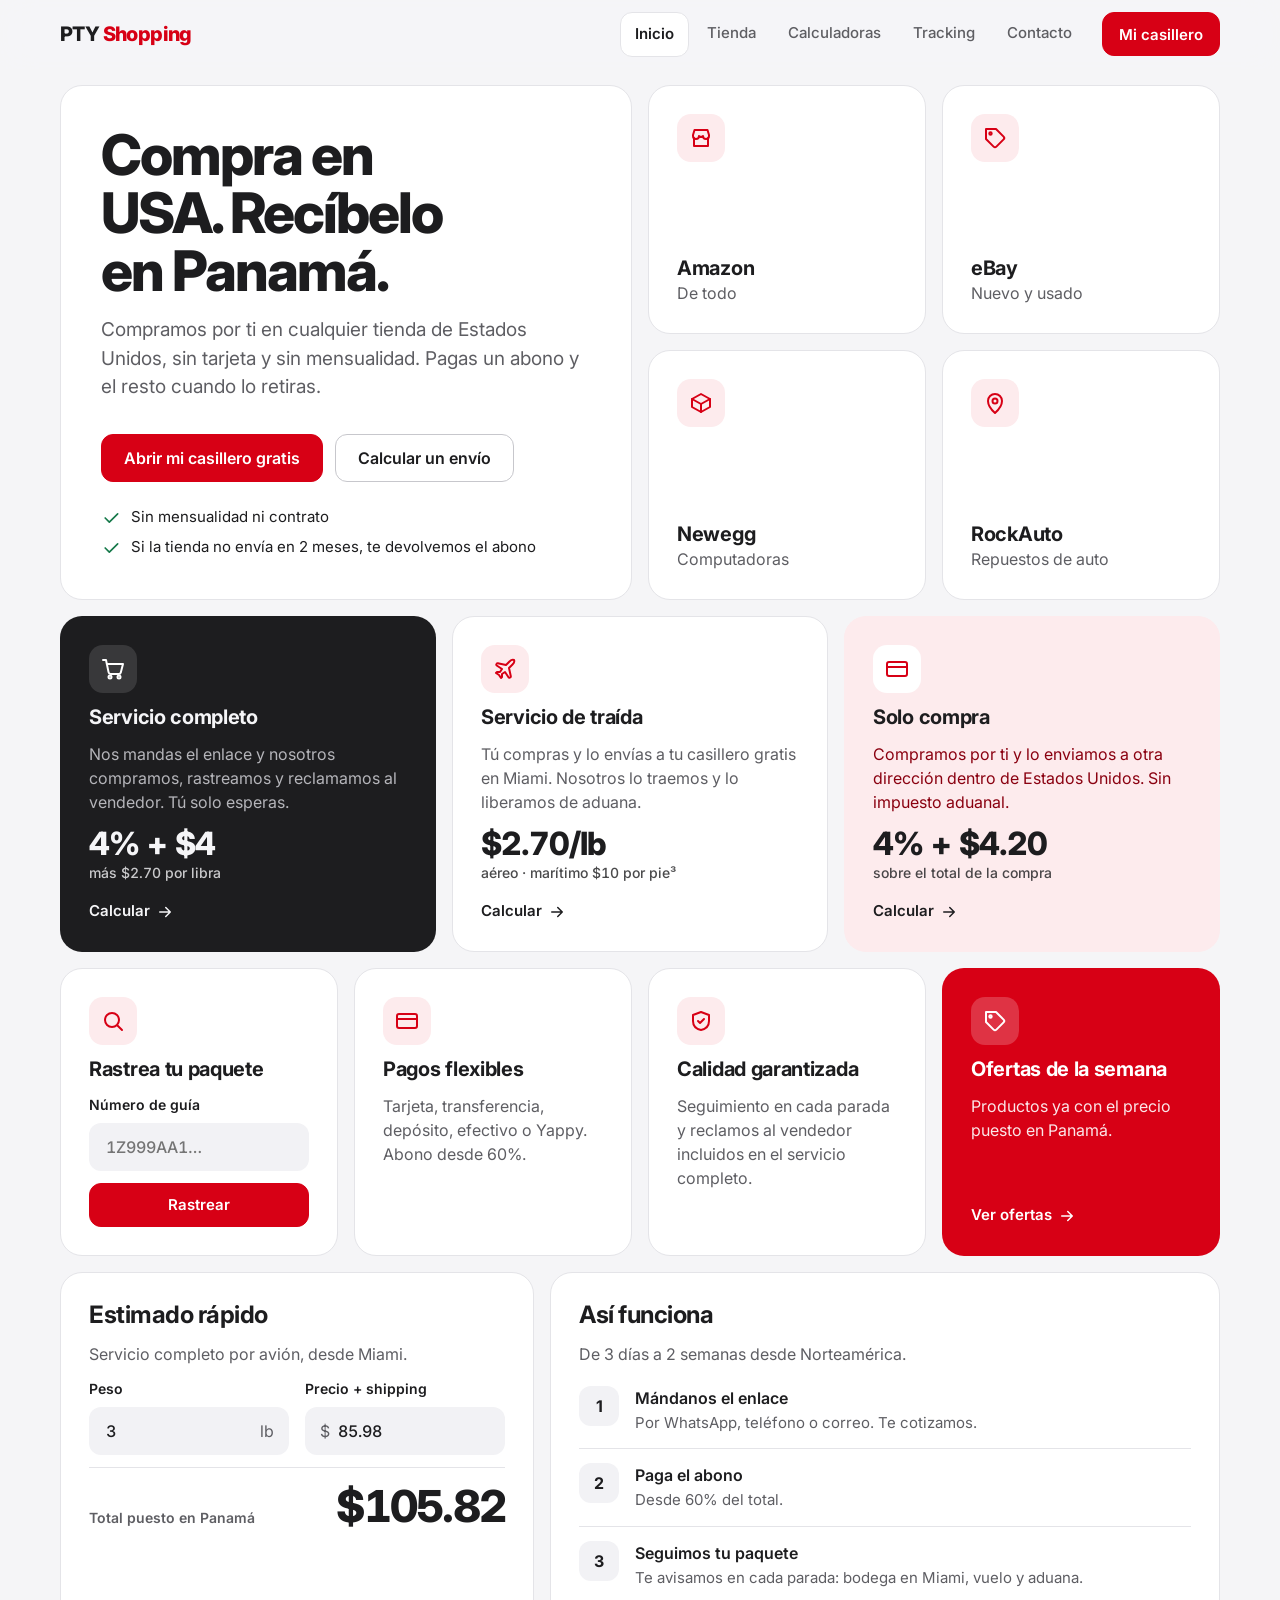
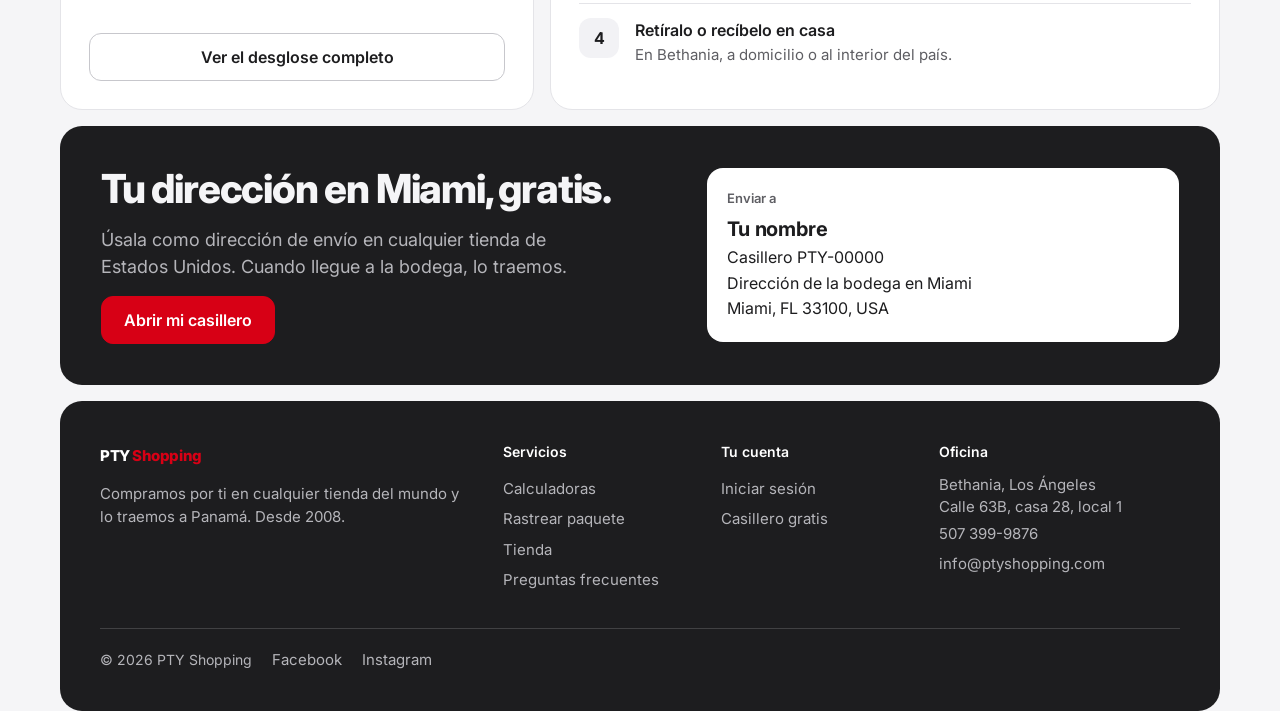
<file: rediseno-calculadora/index.html>
<!doctype html>
<html lang="es"><head>
<meta charset="utf-8"><meta name="viewport" content="width=device-width, initial-scale=1">
<meta name="theme-color" content="#F5F5F7" media="(prefers-color-scheme: light)"><meta name="theme-color" content="#000000" media="(prefers-color-scheme: dark)">
<title>PTY Shopping · Compra en USA, recíbelo en Panamá</title>
<link rel="preconnect" href="https://fonts.googleapis.com"><link rel="preconnect" href="https://fonts.gstatic.com" crossorigin>
<link href="https://fonts.googleapis.com/css2?family=Inter:wght@400;500;600;700;800&display=swap" rel="stylesheet">
<link rel="stylesheet" href="bento.css">
</head>
<body>
<svg width="0" height="0" style="position:absolute" aria-hidden="true">
  <symbol id="i-cart" viewBox="0 0 24 24"><circle cx="9" cy="20" r="1.5"/><circle cx="18" cy="20" r="1.5"/><path d="M2 3h3l2.6 12.4a2 2 0 0 0 2 1.6h8.2a2 2 0 0 0 2-1.5L22 7H6"/></symbol>
  <symbol id="i-plane" viewBox="0 0 24 24"><path d="M17.8 19.2 16 11l3.5-3.5C21 6 21.5 4 21 3c-1-.5-3 0-4.5 1.5L13 8 4.8 6.2c-.5-.1-.9.1-1.1.5l-.3.5c-.2.5-.1 1 .3 1.3L9 12l-2 3H4l-1 1 3 2 2 3 1-1v-3l3-2 3.5 5.3c.3.4.8.5 1.3.3l.5-.2c.4-.3.6-.7.5-1.2z"/></symbol>
  <symbol id="i-card" viewBox="0 0 24 24"><rect x="2" y="5" width="20" height="14" rx="2"/><path d="M2 10h20"/></symbol>
  <symbol id="i-box" viewBox="0 0 24 24"><path d="M21 8 12 3 3 8v8l9 5 9-5z"/><path d="m3 8 9 5 9-5M12 13v8"/></symbol>
  <symbol id="i-search" viewBox="0 0 24 24"><circle cx="11" cy="11" r="7"/><path d="m21 21-4.3-4.3"/></symbol>
  <symbol id="i-shield" viewBox="0 0 24 24"><path d="M12 3 4 6v6c0 5 3.4 8 8 9 4.6-1 8-4 8-9V6z"/><path d="m9 12 2 2 4-4"/></symbol>
  <symbol id="i-tag" viewBox="0 0 24 24"><path d="M20.6 13.4 13.4 20.6a2 2 0 0 1-2.8 0L3 13V3h10l7.6 7.6a2 2 0 0 1 0 2.8z"/><circle cx="7.5" cy="7.5" r="1.2"/></symbol>
  <symbol id="i-store" viewBox="0 0 24 24"><path d="M4 9l1.5-5h13L20 9v1a3 3 0 0 1-6 0 3 3 0 0 1-4 0 3 3 0 0 1-6 0z"/><path d="M5 12v8h14v-8"/></symbol>
  <symbol id="i-check" viewBox="0 0 24 24"><path d="m5 12 5 5L20 7"/></symbol>
  <symbol id="i-arrow" viewBox="0 0 24 24"><path d="M5 12h14M13 6l6 6-6 6"/></symbol>
  <symbol id="i-pin" viewBox="0 0 24 24"><path d="M12 22s7-6.2 7-12a7 7 0 0 0-14 0c0 5.8 7 12 7 12z"/><circle cx="12" cy="10" r="2.5"/></symbol>
  <symbol id="i-menu" viewBox="0 0 24 24"><path d="M4 6h16M4 12h16M4 18h16"/></symbol>
</svg>

<a class="skip" href="#main">Saltar al contenido</a>
<header class="nav"><div class="nav-in">
  <a class="brand" href="index.html" translate="no" aria-label="PTY Shopping, inicio">PTY <b>Shopping</b></a>
  <nav class="links" id="links" aria-label="Principal">
    <a href="index.html" aria-current="page">Inicio</a><a href="tienda.html">Tienda</a><a href="calculadoras.html">Calculadoras</a><a href="tracking.html">Tracking</a><a href="contacto.html">Contacto</a>
  </nav>
  <a class="btn sm" href="cuenta.html">Mi casillero</a>
  <button class="menu-btn" type="button" id="menu" aria-label="Abrir menú" aria-expanded="false" aria-controls="links"><svg class="ic" aria-hidden="true"><use href="#i-menu"/></svg></button>
</div></header>

<main id="main" class="wrap">

  <!-- Fila 1: hero + tiendas -->
  <section class="bento" aria-label="Inicio">
    <div class="card hero-card c-6 r-2">
      <div>
        <h1>Compra en USA. Recíbelo en Panamá.</h1>
        <p class="lede">Compramos por ti en cualquier tienda de Estados Unidos, sin tarjeta y sin mensualidad. Pagas un abono y el resto cuando lo retiras.</p>
      </div>
      <div style="display:grid;gap:24px">
        <div class="actions">
          <a class="btn" href="cuenta.html#registro">Abrir mi casillero gratis</a>
          <a class="btn line" href="calculadoras.html">Calcular un envío</a>
        </div>
        <ul class="checks">
          <li><svg class="ic" aria-hidden="true"><use href="#i-check"/></svg>Sin mensualidad ni contrato</li>
          <li><svg class="ic" aria-hidden="true"><use href="#i-check"/></svg>Si la tienda no envía en 2 meses, te devolvemos el abono</li>
        </ul>
      </div>
    </div>

    <a class="card store c-3" href="tienda.html"><span class="ico"><svg class="ic" aria-hidden="true"><use href="#i-store"/></svg></span><div><h3>Amazon</h3><p class="muted">De todo</p></div></a>
    <a class="card store c-3" href="tienda.html"><span class="ico"><svg class="ic" aria-hidden="true"><use href="#i-tag"/></svg></span><div><h3>eBay</h3><p class="muted">Nuevo y usado</p></div></a>
    <a class="card store c-3" href="tienda.html"><span class="ico"><svg class="ic" aria-hidden="true"><use href="#i-box"/></svg></span><div><h3>Newegg</h3><p class="muted">Computadoras</p></div></a>
    <a class="card store c-3" href="tienda.html"><span class="ico"><svg class="ic" aria-hidden="true"><use href="#i-pin"/></svg></span><div><h3>RockAuto</h3><p class="muted">Repuestos de auto</p></div></a>
  </section>

  <!-- Fila 2: servicios -->
  <section class="bento" aria-label="Servicios">
    <a class="card dark c-4" href="calculadoras.html#ca">
      <span class="ico"><svg class="ic" aria-hidden="true"><use href="#i-cart"/></svg></span>
      <h3>Servicio completo</h3>
      <p class="muted">Nos mandas el enlace y nosotros compramos, rastreamos y reclamamos al vendedor. Tú solo esperas.</p>
      <div class="price num">4% + $4<small>más $2.70 por libra</small></div>
      <span class="more">Calcular<svg class="ic" aria-hidden="true"><use href="#i-arrow"/></svg></span>
    </a>
    <a class="card c-4" href="calculadoras.html#ta">
      <span class="ico"><svg class="ic" aria-hidden="true"><use href="#i-plane"/></svg></span>
      <h3>Servicio de traída</h3>
      <p class="muted">Tú compras y lo envías a tu casillero gratis en Miami. Nosotros lo traemos y lo liberamos de aduana.</p>
      <div class="price num">$2.70/lb<small>aéreo · marítimo $10 por pie³</small></div>
      <span class="more">Calcular<svg class="ic" aria-hidden="true"><use href="#i-arrow"/></svg></span>
    </a>
    <a class="card soft c-4" href="calculadoras.html#sc">
      <span class="ico"><svg class="ic" aria-hidden="true"><use href="#i-card"/></svg></span>
      <h3>Solo compra</h3>
      <p class="muted">Compramos por ti y lo enviamos a otra dirección dentro de Estados Unidos. Sin impuesto aduanal.</p>
      <div class="price num">4% + $4.20<small>sobre el total de la compra</small></div>
      <span class="more">Calcular<svg class="ic" aria-hidden="true"><use href="#i-arrow"/></svg></span>
    </a>
  </section>

  <!-- Fila 3: rastreo, pagos, calidad, ofertas -->
  <section class="bento" aria-label="Más servicios">
    <form class="card c-3" onsubmit="location.href='tracking.html';return false" aria-labelledby="tr-t">
      <span class="ico"><svg class="ic" aria-hidden="true"><use href="#i-search"/></svg></span>
      <h3 id="tr-t">Rastrea tu paquete</h3>
      <div class="field"><label for="trk">Número de guía</label><div class="input"><input id="trk" name="tracking" autocomplete="off" spellcheck="false" placeholder="1Z999AA1…"></div></div>
      <button class="btn block sm">Rastrear</button>
    </form>
    <div class="card c-3">
      <span class="ico"><svg class="ic" aria-hidden="true"><use href="#i-card"/></svg></span>
      <h3>Pagos flexibles</h3>
      <p class="muted">Tarjeta, transferencia, depósito, efectivo o Yappy. Abono desde 60%.</p>
    </div>
    <div class="card c-3">
      <span class="ico"><svg class="ic" aria-hidden="true"><use href="#i-shield"/></svg></span>
      <h3>Calidad garantizada</h3>
      <p class="muted">Seguimiento en cada parada y reclamos al vendedor incluidos en el servicio completo.</p>
    </div>
    <a class="card accent c-3" href="tienda.html">
      <span class="ico"><svg class="ic" aria-hidden="true"><use href="#i-tag"/></svg></span>
      <h3>Ofertas de la semana</h3>
      <p class="muted">Productos ya con el precio puesto en Panamá.</p>
      <span class="more">Ver ofertas<svg class="ic" aria-hidden="true"><use href="#i-arrow"/></svg></span>
    </a>
  </section>

  <!-- Fila 4: estimador + cómo funciona -->
  <section class="bento" aria-label="Estimado y proceso">
    <form class="card c-5" onsubmit="return false" aria-labelledby="es-t">
      <h2 id="es-t">Estimado rápido</h2>
      <p class="muted">Servicio completo por avión, desde Miami.</p>
      <div class="row">
        <div class="field"><label for="ql">Peso</label><div class="input"><input id="ql" name="peso" inputmode="decimal" autocomplete="off" value="3"><span class="suf">lb</span></div></div>
        <div class="field"><label for="qp">Precio + shipping</label><div class="input"><span>$</span><input id="qp" name="precio" inputmode="decimal" autocomplete="off" value="85.98"></div></div>
      </div>
      <div class="est-total" aria-live="polite"><span>Total puesto en Panamá</span><strong id="qt-out">$0.00</strong></div>
      <a class="btn line block" href="calculadoras.html">Ver el desglose completo</a>
    </form>
    <div class="card c-7">
      <h2>Así funciona</h2>
      <p class="muted">De 3 días a 2 semanas desde Norteamérica.</p>
      <ol class="steps" style="margin-top:8px">
        <li><b>Mándanos el enlace</b><span>Por WhatsApp, teléfono o correo. Te cotizamos.</span></li>
        <li><b>Paga el abono</b><span>Desde 60% del total.</span></li>
        <li><b>Seguimos tu paquete</b><span>Te avisamos en cada parada: bodega en Miami, vuelo y aduana.</span></li>
        <li><b>Retíralo o recíbelo en casa</b><span>En Bethania, a domicilio o al interior del país.</span></li>
      </ol>
    </div>
  </section>

  <!-- Fila 5: casillero -->
  <section class="bento" aria-label="Casillero">
    <div class="card dark c-12 casillero">
      <div style="display:grid;gap:16px;justify-items:start">
        <h2>Tu dirección en Miami, gratis.</h2>
        <p class="muted">Úsala como dirección de envío en cualquier tienda de Estados Unidos. Cuando llegue a la bodega, lo traemos.</p>
        <a class="btn" href="cuenta.html#registro">Abrir mi casillero</a>
      </div>
      <div class="addr" aria-label="Ejemplo de dirección de casillero">
        <small>Enviar a</small>
        <b>Tu nombre</b><br>Casillero PTY-00000<br>Dirección de la bodega en Miami<br>Miami, FL 33100, USA
      </div>
    </div>
  </section>
</main>

<footer class="wrap"><div class="foot">
  <div><a class="brand" href="index.html" translate="no">PTY <b>Shopping</b></a>
    <p style="margin-top:12px;max-width:24em">Compramos por ti en cualquier tienda del mundo y lo traemos a Panamá. Desde 2008.</p></div>
  <div><h4>Servicios</h4><a href="calculadoras.html">Calculadoras</a><a href="tracking.html">Rastrear paquete</a><a href="tienda.html">Tienda</a><a href="contacto.html#faq">Preguntas frecuentes</a></div>
  <div><h4>Tu cuenta</h4><a href="cuenta.html">Iniciar sesión</a><a href="cuenta.html#registro">Casillero gratis</a></div>
  <div><h4>Oficina</h4><p>Bethania, Los Ángeles<br>Calle 63B, casa 28, local 1</p><a href="tel:+5073999876">507 399-9876</a><a href="mailto:info@ptyshopping.com">info@ptyshopping.com</a></div>
  <div class="legal"><span>© 2026 PTY Shopping</span><a href="https://www.facebook.com/ptyshoppingpa/">Facebook</a><a href="https://www.instagram.com/ptyshoppingpa/">Instagram</a></div>
</div></footer>

<script>
const fmt=new Intl.NumberFormat('es-US',{style:'currency',currency:'USD'});
function q(){const l=Math.ceil(parseFloat(ql.value)||0),p=parseFloat(qp.value)||0;
 const air=l*2.7,imp=p?Math.max(1,p*.05):0,srv=p?p*.04+4:0;document.getElementById('qt-out').textContent=fmt.format(p+air+imp+srv);}
[ql,qp].forEach(i=>i.addEventListener('input',q));q();
const m=document.getElementById('menu'),l=document.getElementById('links');
m.addEventListener('click',()=>{const o=l.classList.toggle('open');m.setAttribute('aria-expanded',o);});
</script>
</body></html>
</file>
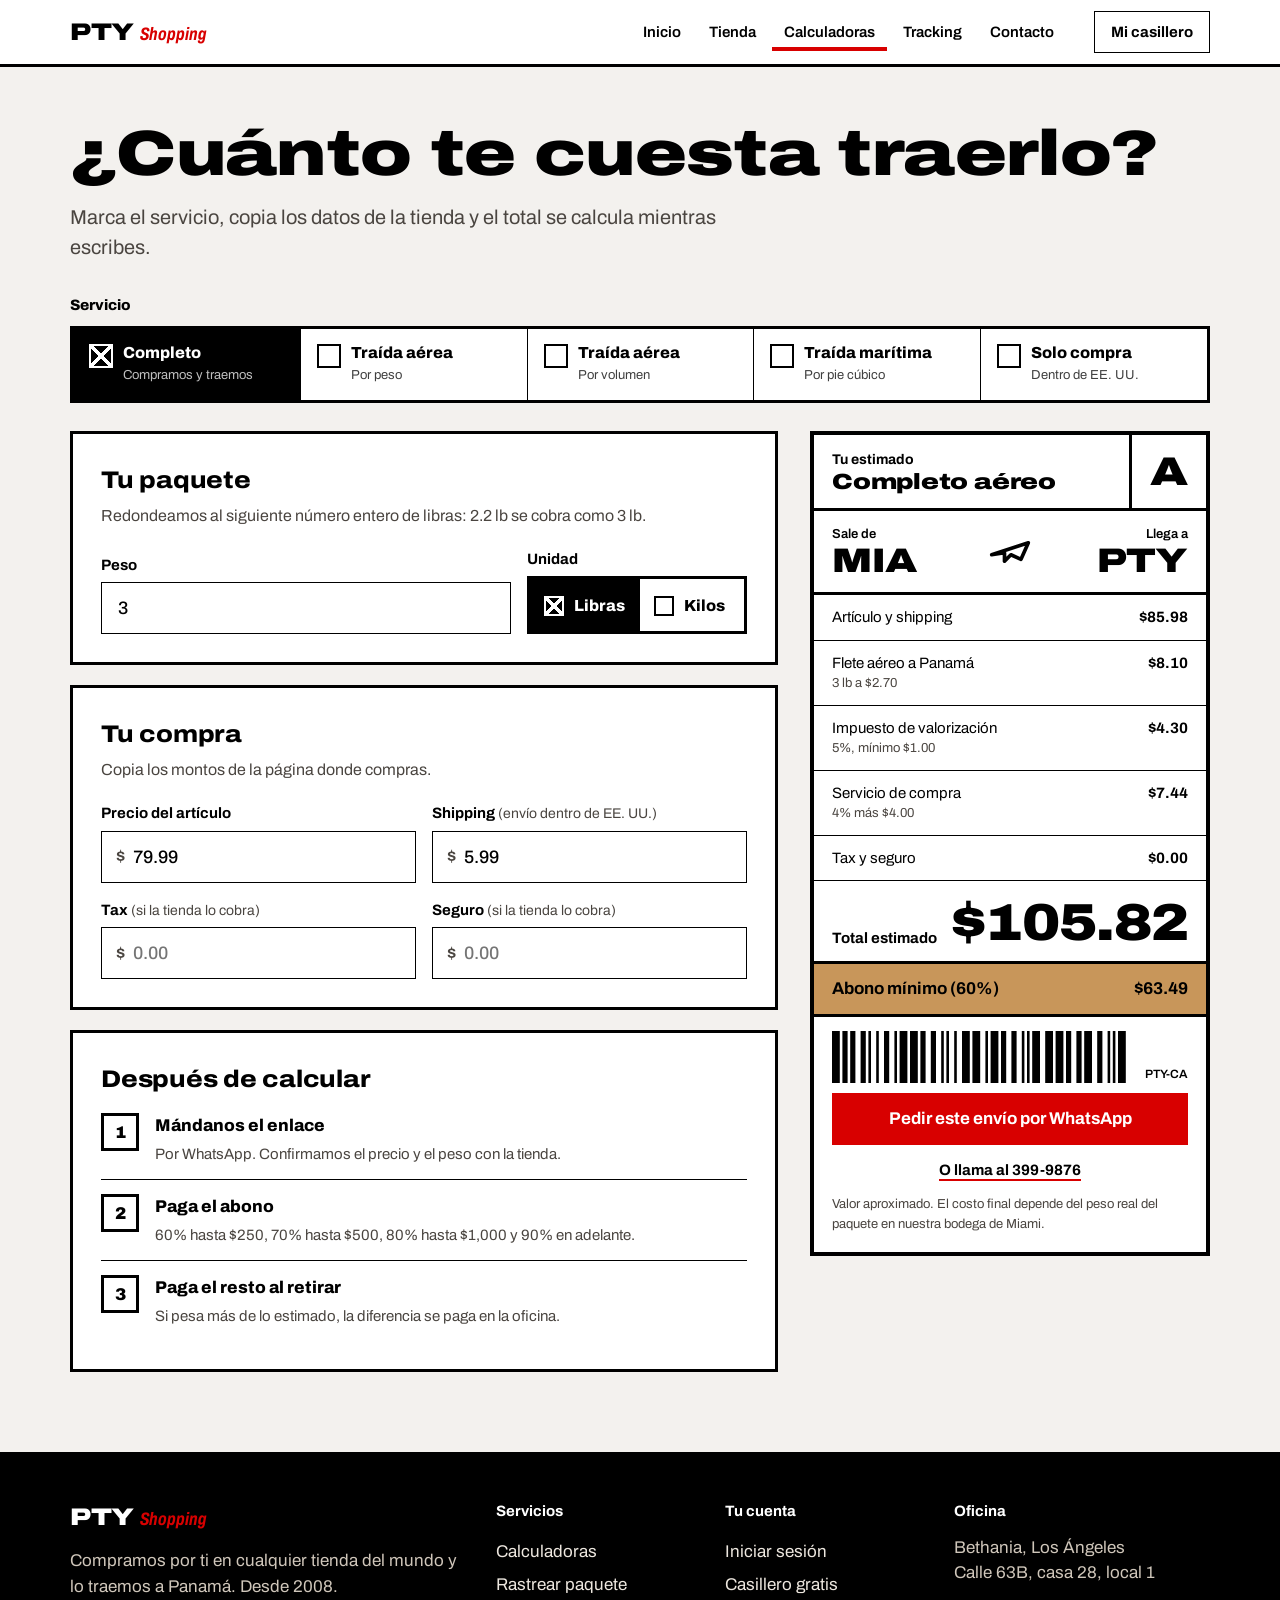
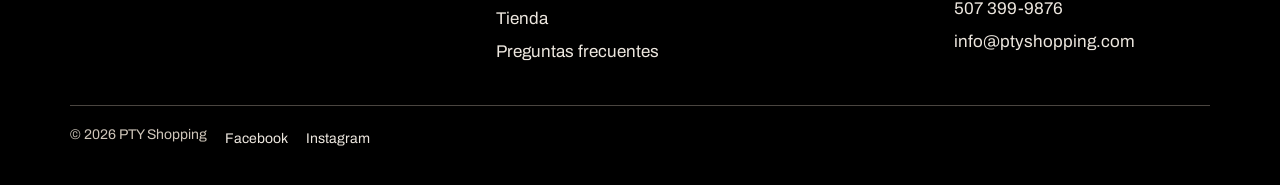
<file: rediseno-calculadora/calculadoras.html>
<!doctype html>
<html lang="es"><head>
<meta charset="utf-8"><meta name="viewport" content="width=device-width, initial-scale=1">
<meta name="theme-color" content="#F3F1EE" media="(prefers-color-scheme: light)"><meta name="theme-color" content="#1F1A14" media="(prefers-color-scheme: dark)">
<title>Calculadoras · PTY Shopping</title>
<link rel="preconnect" href="https://fonts.googleapis.com"><link rel="preconnect" href="https://fonts.gstatic.com" crossorigin>
<link href="https://fonts.googleapis.com/css2?family=Archivo:wdth,wght@62..125,400..900&display=swap" rel="stylesheet">
<link rel="stylesheet" href="styles.css">
<style>
.grid{display:grid;grid-template-columns:minmax(0,1fr) 400px;gap:32px;align-items:start;margin-top:28px}
.grid .label{position:sticky;top:88px}
.svc-pick legend{font-weight:800;font-size:15px;margin-bottom:10px;padding:0}
.svc-pick{border:0;margin:0;padding:0}
.weight{display:grid;grid-template-columns:minmax(0,1fr) 220px;gap:16px;align-items:end}
.sheet+.sheet{margin-top:20px}
[hidden]{display:none!important}
.steps{list-style:none;margin:0;padding:0;counter-reset:s}
.steps li{counter-increment:s;display:grid;grid-template-columns:40px 1fr;gap:4px 14px;padding:14px 0;border-top:var(--hair)}
.steps li:first-child{border-top:0;padding-top:0}
.steps li::before{content:counter(s);grid-row:1/3;width:32px;height:32px;border:var(--rule);display:grid;place-items:center;font-weight:900}
.steps b{font-weight:800}
.steps span{color:var(--ink-2);font-size:15px}
@media (max-width:900px){.grid{grid-template-columns:minmax(0,1fr)}.grid .label{position:static}.weight{grid-template-columns:minmax(0,1fr)}}
</style></head>
<body data-page="calc" class="has-bar">
<main id="main" class="wrap">
  <header class="page-head">
    <h1 class="wide">¿Cuánto te cuesta traerlo?</h1>
    <p>Marca el servicio, copia los datos de la tienda y el total se calcula mientras escribes.</p>
  </header>

  <fieldset class="svc-pick">
    <legend>Servicio</legend>
    <div class="boxes" role="tablist" aria-label="Servicio">
      <button role="tab" data-t="ca" aria-selected="true"><b>Completo</b><small>Compramos y traemos</small></button>
      <button role="tab" data-t="ta" aria-selected="false"><b>Traída aérea</b><small>Por peso</small></button>
      <button role="tab" data-t="tv" aria-selected="false"><b>Traída aérea</b><small>Por volumen</small></button>
      <button role="tab" data-t="tm" aria-selected="false"><b>Traída marítima</b><small>Por pie cúbico</small></button>
      <button role="tab" data-t="sc" aria-selected="false"><b>Solo compra</b><small>Dentro de EE. UU.</small></button>
    </div>
  </fieldset>

  <div class="grid">
    <form id="calc" autocomplete="off" onsubmit="return false">
      <section class="sheet sheet-pad" data-show="ca ta">
        <h2>Tu paquete</h2>
        <p class="sub">Redondeamos al siguiente número entero de libras: 2.2 lb se cobra como 3 lb.</p>
        <div class="weight">
          <div class="field"><label for="peso">Peso</label><div class="input"><input id="peso" name="peso" inputmode="decimal" value="3"></div></div>
          <div class="field"><span class="lbl" id="ul">Unidad</span>
            <div class="boxes compact" role="group" aria-labelledby="ul">
              <button type="button" data-u="lb" aria-pressed="true"><b>Libras</b></button>
              <button type="button" data-u="kg" aria-pressed="false"><b>Kilos</b></button>
            </div></div>
        </div>
      </section>

      <section class="sheet sheet-pad" data-show="tv tm">
        <h2>Medidas de la caja</h2>
        <p class="sub" data-show="tv">En pulgadas. Cobramos por volumen solo si supera en más de 20 lb al peso real.</p>
        <p class="sub" data-show="tm">En pulgadas. Cobramos por pie cúbico, redondeado hacia arriba.</p>
        <div class="row-3">
          <div class="field"><label for="alto">Alto</label><div class="input"><input id="alto" name="alto" inputmode="decimal" value="20"><span class="suf">in</span></div></div>
          <div class="field"><label for="ancho">Ancho</label><div class="input"><input id="ancho" name="ancho" inputmode="decimal" value="16"><span class="suf">in</span></div></div>
          <div class="field"><label for="largo">Largo</label><div class="input"><input id="largo" name="largo" inputmode="decimal" value="12"><span class="suf">in</span></div></div>
        </div>
        <div class="field" data-show="tv" style="margin-top:16px"><label for="real">Peso real</label><div class="input"><input id="real" name="real" inputmode="decimal" value="15"><span class="suf">lb</span></div></div>
      </section>

      <section class="sheet sheet-pad" data-show="ca sc">
        <h2>Tu compra</h2>
        <p class="sub">Copia los montos de la página donde compras.</p>
        <div class="row">
          <div class="field"><label for="precio">Precio del artículo</label><div class="input"><span>$</span><input id="precio" name="precio" inputmode="decimal" value="79.99"></div></div>
          <div class="field"><label for="ship">Shipping <span class="hint">(envío dentro de EE. UU.)</span></label><div class="input"><span>$</span><input id="ship" name="ship" inputmode="decimal" value="5.99"></div></div>
          <div class="field"><label for="tax">Tax <span class="hint">(si la tienda lo cobra)</span></label><div class="input"><span>$</span><input id="tax" name="tax" inputmode="decimal" placeholder="0.00"></div></div>
          <div class="field"><label for="seg">Seguro <span class="hint">(si la tienda lo cobra)</span></label><div class="input"><span>$</span><input id="seg" name="seg" inputmode="decimal" placeholder="0.00"></div></div>
        </div>
      </section>

      <section class="sheet sheet-pad">
        <h2 style="margin-bottom:16px">Después de calcular</h2>
        <ol class="steps">
          <li><b>Mándanos el enlace</b><span>Por WhatsApp. Confirmamos el precio y el peso con la tienda.</span></li>
          <li><b>Paga el abono</b><span>60% hasta $250, 70% hasta $500, 80% hasta $1,000 y 90% en adelante.</span></li>
          <li><b>Paga el resto al retirar</b><span>Si pesa más de lo estimado, la diferencia se paga en la oficina.</span></li>
        </ol>
      </section>
    </form>

    <aside class="label" aria-labelledby="rt" aria-live="polite">
      <div class="label-top"><div class="svc"><span id="rt">Tu estimado</span><b id="svc-name">Completo aéreo</b></div><div class="code" id="svc-code" aria-hidden="true">A</div></div>
      <div class="route" id="route">
        <div class="from">Sale de<b>MIA</b></div>
        <svg viewBox="0 0 24 24" fill="none" stroke="currentColor" stroke-width="2" stroke-linejoin="round" aria-hidden="true" id="route-ic"><path d="M2 13.5 22 7l-4 9-5.5-2.5L9 17v-4.6z"/></svg>
        <div class="to">Llega a<b>PTY</b></div>
      </div>
      <ul class="lines" id="lines"></ul>
      <div class="label-total"><span id="tot-l">Total estimado</span><strong id="o-tot"></strong></div>
      <div class="deposit" id="dep-box"><span id="o-dl">Abono mínimo</span><b id="o-dep"></b></div>
      <div class="barcode"><div data-barcode="PTYCALC2026" style="flex:1"></div><span id="o-ref">PTY-CA</span></div>
      <div class="label-actions">
        <a class="btn" href="#">Pedir este envío por WhatsApp</a>
        <a class="alt text-link" href="tel:+5073999876">O llama al 399-9876</a>
        <p class="label-note" id="note"></p>
      </div>
    </aside>
  </div>
</main>
<div class="bar" aria-hidden="true"><div><small>Total estimado</small><strong id="b-tot"></strong></div><a href="#">Pedir por WhatsApp</a></div>
<script src="site.js"></script>
<script>
const $=id=>document.getElementById(id), n=id=>parseFloat(($(id).value||'').replace(',','.'))||0;
const money=new Intl.NumberFormat('es-US',{style:'currency',currency:'USD'}), fmt=v=>money.format(v);
const NAMES={ca:['Completo aéreo','A'],ta:['Traída aérea por peso','T'],tv:['Traída aérea por volumen','V'],tm:['Traída marítima','M'],sc:['Solo compra','S']};
const PLANE='<path d="M2 13.5 22 7l-4 9-5.5-2.5L9 17v-4.6z"/>', SHIP='<path d="M3 15h18l-2.5 5h-13zM6 15V9h12v6M12 4v5"/>';
let unit='lb', tab=(location.hash||'#ca').slice(1);
document.querySelectorAll('[data-u]').forEach(b=>b.onclick=()=>{unit=b.dataset.u;document.querySelectorAll('[data-u]').forEach(x=>x.setAttribute('aria-pressed',x===b));calc();});
document.querySelectorAll('[data-t]').forEach(b=>b.onclick=()=>{tab=b.dataset.t;history.replaceState(null,'','#'+tab);setTab();});
function setTab(){
  document.querySelectorAll('[data-t]').forEach(x=>x.setAttribute('aria-selected',x.dataset.t===tab));
  document.querySelectorAll('[data-show]').forEach(el=>el.hidden=!el.dataset.show.split(' ').includes(tab));
  $('svc-name').textContent=NAMES[tab][0]; $('svc-code').textContent=NAMES[tab][1]; $('o-ref').textContent='PTY-'+tab.toUpperCase();
  $('route').hidden=tab==='sc'; $('route-ic').innerHTML=tab==='tm'?SHIP:PLANE;
  calc();
}
const line=(l,v,s,raw)=>`<li><span>${l}${s?`<small>${s}</small>`:''}</span><span class="num">${raw??fmt(v)}</span></li>`;
const pctOf=t=>t<=250?.6:t<=500?.7:t<=1000?.8:.9;
function calc(){
  let rows='',tot=0,note='Valor aproximado. El costo final depende del peso real del paquete en nuestra bodega de Miami.',label='Total estimado';
  const lbs=Math.ceil(unit==='lb'?n('peso'):n('peso')*2.2);
  const p=n('precio'),s=n('ship'),t=n('tax'),sg=n('seg'),base=p+s+t+sg;
  if(tab==='ca'){
    const air=lbs*2.7; let imp=(p+s)*.05; imp=imp===0?0:Math.max(1,imp); const srv=base>0?base*.04+4:0;
    rows=line('Artículo y shipping',p+s)+line('Flete aéreo a Panamá',air,lbs+' lb a $2.70')+line('Impuesto de valorización',imp,'5%, mínimo $1.00')+line('Servicio de compra',srv,'4% más $4.00')+line('Tax y seguro',t+sg);
    tot=p+s+air+imp+srv+t+sg;
  } else if(tab==='ta'){
    const air=lbs*2.7, imp=lbs*.5;
    rows=line('Flete aéreo a Panamá',air,lbs+' lb a $2.70')+line('Impuesto de valorización',imp,lbs+' lb a $0.50');
    tot=air+imp;
  } else if(tab==='tv'){
    const vol=Math.ceil(n('alto')*n('ancho')*n('largo')/166), real=n('real'), diff=vol-real, byVol=diff>20;
    rows=line('Peso volumen',0,'alto × ancho × largo ÷ 166',vol+' lb')+line('Diferencia con el peso real',0,'',diff+' lb')+
         line(byVol?'Cobro por volumen':'Cobro por peso real',byVol?vol*1.8:real*2.7,byVol?vol+' lb a $1.80':real+' lb a $2.70');
    tot=byVol?vol*1.8:real*2.7; label='Costo de traída'; note='No incluye impuestos. Se cobra por volumen solo cuando supera en más de 20 lb al peso real.';
  } else if(tab==='tm'){
    const ft=Math.ceil(n('alto')*n('ancho')*n('largo')/1728);
    rows=line('Volumen',0,'alto × ancho × largo ÷ 1,728',ft+' pie³')+line('Flete marítimo',ft*10,ft+' pie³ a $10.00');
    tot=ft*10; label='Costo de traída'; note='No incluye impuestos. Por barco tarda más que por avión.';
  } else if(tab==='sc'){
    const srv=base>0?base*.04+4.2:0;
    rows=line('Artículo y shipping',p+s)+line('Tax y seguro',t+sg)+line('Servicio de compra',srv,'4% más $4.20');
    tot=base+srv; note='Lo enviamos a la dirección que nos indiques dentro de Estados Unidos. No incluye envío a Panamá.';
  }
  $('lines').innerHTML=rows; $('o-tot').textContent=fmt(tot); $('b-tot').textContent=fmt(tot); $('tot-l').textContent=label; $('note').textContent=note;
  const pc=pctOf(tot); $('o-dl').textContent='Abono mínimo ('+Math.round(pc*100)+'%)'; $('o-dep').textContent=fmt(tot*pc);
  $('dep-box').hidden=!(tab==='ca'||tab==='sc');
}
document.querySelectorAll('input').forEach(i=>i.addEventListener('input',calc));
if(!NAMES[tab])tab='ca'; setTab();
</script>
</body></html>
</file>
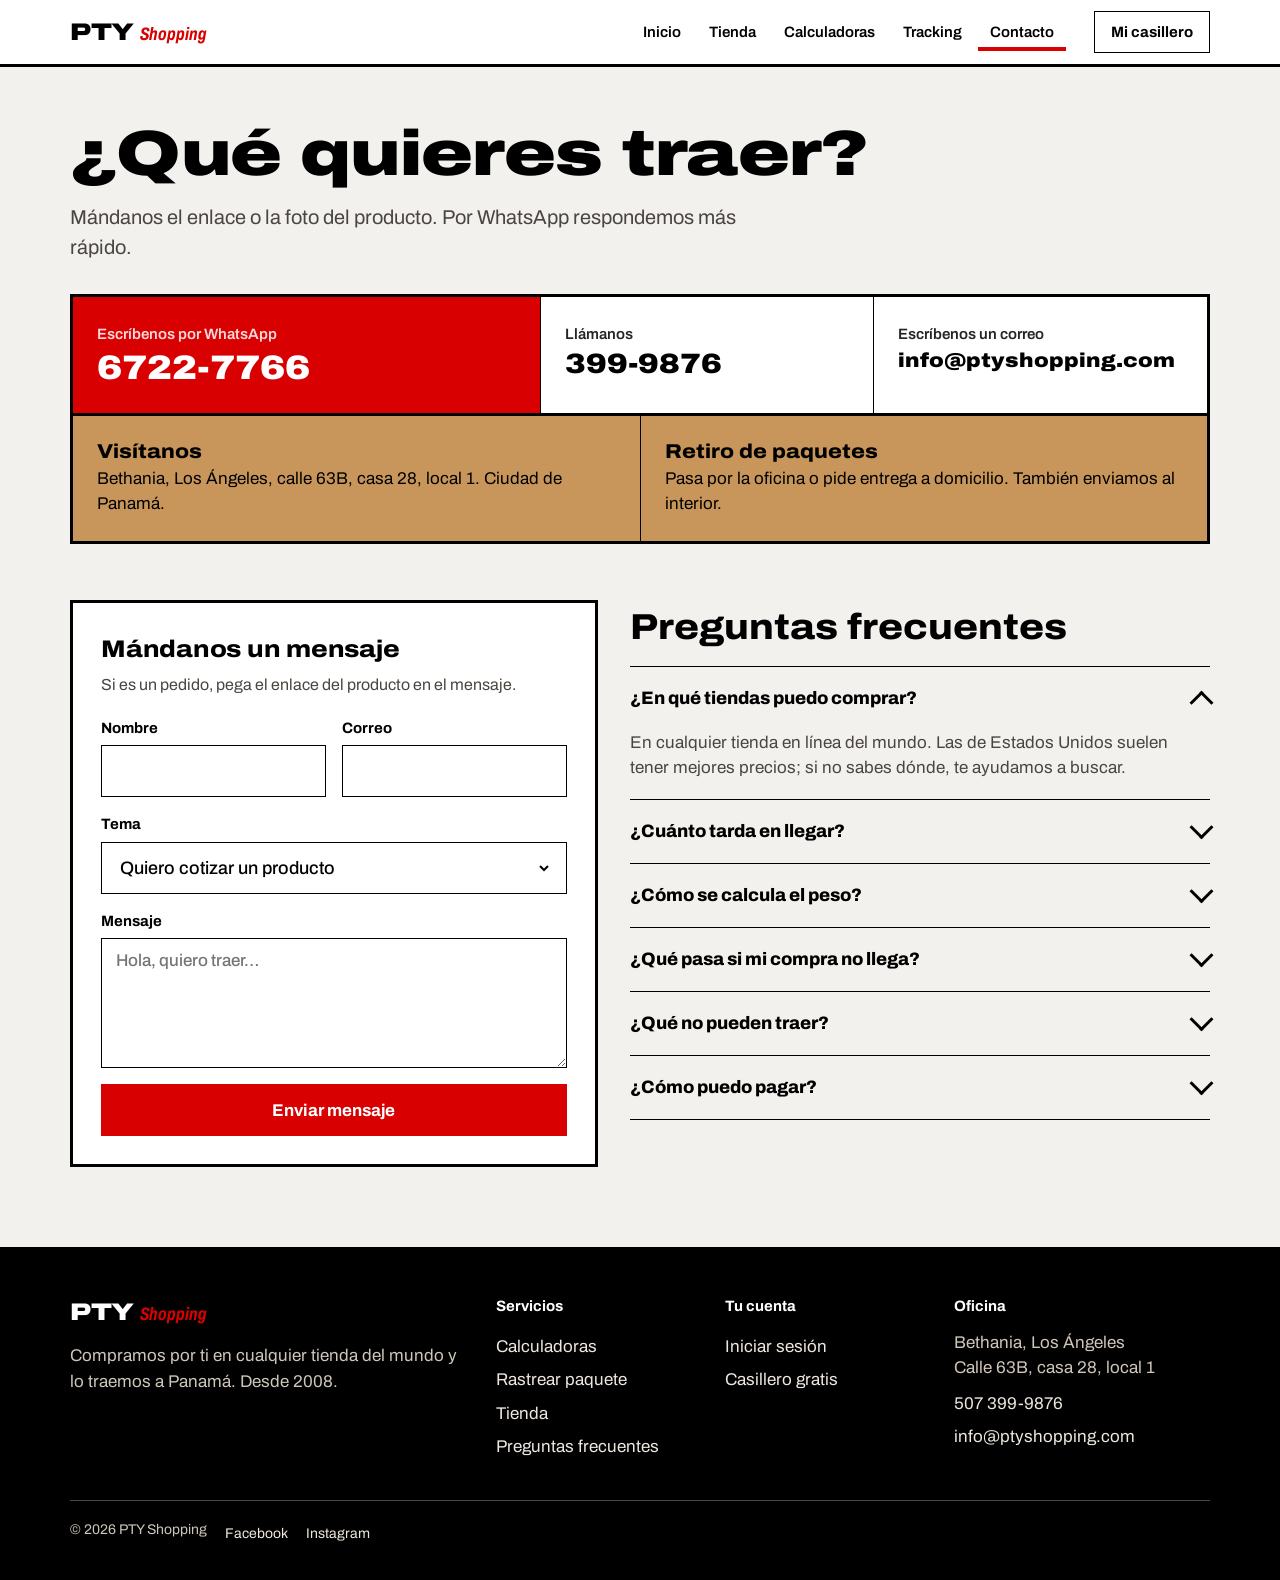
<file: rediseno-calculadora/contacto.html>
<!doctype html>
<html lang="es"><head>
<meta charset="utf-8"><meta name="viewport" content="width=device-width, initial-scale=1">
<meta name="theme-color" content="#F3F1EE" media="(prefers-color-scheme: light)"><meta name="theme-color" content="#1F1A14" media="(prefers-color-scheme: dark)">
<title>Contacto · PTY Shopping</title>
<link rel="preconnect" href="https://fonts.googleapis.com"><link rel="preconnect" href="https://fonts.gstatic.com" crossorigin>
<link href="https://fonts.googleapis.com/css2?family=Archivo:wdth,wght@62..125,400..900&display=swap" rel="stylesheet">
<link rel="stylesheet" href="styles.css">
<style>
.ways{display:grid;grid-template-columns:1.4fr 1fr 1fr;border:var(--rule);background:var(--paper);color:var(--ink)}
.ways a,.ways div{padding:26px 24px;text-decoration:none;border-left:var(--hair);display:flex;flex-direction:column;gap:4px}
.ways>:first-child{border-left:0}
.ways .wa{background:var(--red);color:#fff}
.ways .wa:hover{background:#B00000}
.ways a:not(.wa):hover{background:var(--ink);color:var(--paper)}
.ways span{font-size:15px;font-weight:600;opacity:.85}
.ways b{font:900 28px/1.1 var(--display);font-stretch:112%;font-variant-numeric:tabular-nums}
.ways .wa b{font-size:34px}
.visit{display:grid;grid-template-columns:minmax(0,1fr) minmax(0,1fr);border:var(--rule);border-top:0;background:var(--kraft);color:var(--ink)}
.visit>div{padding:24px}
.visit>div+div{border-left:var(--hair)}
.visit b{display:block;font:800 20px var(--display);font-stretch:112%;margin-bottom:4px}
.split{display:grid;grid-template-columns:minmax(0,1fr) minmax(0,1.1fr);gap:32px;margin-top:56px;align-items:start}
.split form{display:flex;flex-direction:column;gap:16px}
.faq h2{font-size:36px;font-stretch:112%;font-weight:800;margin-bottom:12px}
details{border-top:var(--hair)}
details:last-child{border-bottom:var(--hair)}
summary{cursor:pointer;list-style:none;display:flex;justify-content:space-between;gap:16px;align-items:center;padding:18px 0;font-weight:800;font-size:18px;min-height:44px}
summary::-webkit-details-marker{display:none}
summary::after{content:"";flex:none;width:14px;height:14px;border-right:3px solid currentColor;border-bottom:3px solid currentColor;transform:rotate(45deg) translate(-3px,-3px);transition:transform .15s}
details[open] summary::after{transform:rotate(-135deg) translate(-3px,-3px)}
details p{margin:0 0 18px;color:var(--on-ground-2);max-width:36em}
@media (max-width:900px){.ways{grid-template-columns:minmax(0,1fr)}.ways a,.ways div{border-left:0;border-top:var(--hair)}.ways>:first-child{border-top:0}
 .visit{grid-template-columns:minmax(0,1fr)}.visit>div+div{border-left:0;border-top:var(--hair)}.split{grid-template-columns:minmax(0,1fr)}}
</style></head>
<body data-page="contacto">
<main id="main" class="wrap">
  <header class="page-head">
    <h1 class="wide">¿Qué quieres traer?</h1>
    <p>Mándanos el enlace o la foto del producto. Por WhatsApp respondemos más rápido.</p>
  </header>

  <div class="ways">
    <a class="wa" href="#"><span>Escríbenos por WhatsApp</span><b>6722-7766</b></a>
    <a href="tel:+5073999876"><span>Llámanos</span><b>399-9876</b></a>
    <a href="mailto:info@ptyshopping.com"><span>Escríbenos un correo</span><b style="font-size:20px">info@ptyshopping.com</b></a>
  </div>
  <div class="visit">
    <div><b>Visítanos</b>Bethania, Los Ángeles, calle 63B, casa 28, local 1. Ciudad de Panamá.</div>
    <div><b>Retiro de paquetes</b>Pasa por la oficina o pide entrega a domicilio. También enviamos al interior.</div>
  </div>

  <div class="split">
    <section class="sheet sheet-pad">
      <h2>Mándanos un mensaje</h2>
      <p class="sub">Si es un pedido, pega el enlace del producto en el mensaje.</p>
      <form onsubmit="return false">
        <div class="row"><div class="field"><label for="cn">Nombre</label><div class="input"><input id="cn" name="name" autocomplete="name"></div></div>
          <div class="field"><label for="ce">Correo</label><div class="input"><input id="ce" name="email" type="email" autocomplete="email" spellcheck="false"></div></div></div>
        <div class="field"><label for="cs">Tema</label><div class="input"><select id="cs" name="tema"><option>Quiero cotizar un producto</option><option>Dónde está mi paquete</option><option>Pagos y abonos</option><option>Otro tema</option></select></div></div>
        <div class="field"><label for="cm">Mensaje</label><textarea id="cm" name="mensaje" class="input" placeholder="Hola, quiero traer…"></textarea></div>
        <button class="btn block">Enviar mensaje</button>
      </form>
    </section>

    <section class="faq" id="faq" aria-labelledby="fq">
      <h2 id="fq">Preguntas frecuentes</h2>
      <details open><summary>¿En qué tiendas puedo comprar?</summary><p>En cualquier tienda en línea del mundo. Las de Estados Unidos suelen tener mejores precios; si no sabes dónde, te ayudamos a buscar.</p></details>
      <details><summary>¿Cuánto tarda en llegar?</summary><p>Entre 3 días y 2 semanas desde Norteamérica. Desde Europa o Asia puede pasar de un mes. Si lo necesitas antes, pide a la tienda un envío más rápido.</p></details>
      <details><summary>¿Cómo se calcula el peso?</summary><p>En libras, redondeando al siguiente número entero: 2.2 lb se cobra como 3 lb. Si al llegar pesa más, pagas la diferencia en la oficina.</p></details>
      <details><summary>¿Qué pasa si mi compra no llega?</summary><p>Si la tienda no envía el producto en 2 meses, te devolvemos todo lo que abonaste.</p></details>
      <details><summary>¿Qué no pueden traer?</summary><p>Inflamables y carga peligrosa, alimentos, plantas, animales, algunas medicinas, aerosoles, artículos con aire comprimido y armas de fuego. Para cremas y perfumes, pregúntanos antes.</p></details>
      <details><summary>¿Cómo puedo pagar?</summary><p>Tarjeta de crédito o débito, depósito, transferencia, efectivo, Yappy o cheque. Un cheque devuelto tiene un cargo de $30.00.</p></details>
    </section>
  </div>
</main>
<script src="site.js"></script>
</body></html>
</file>
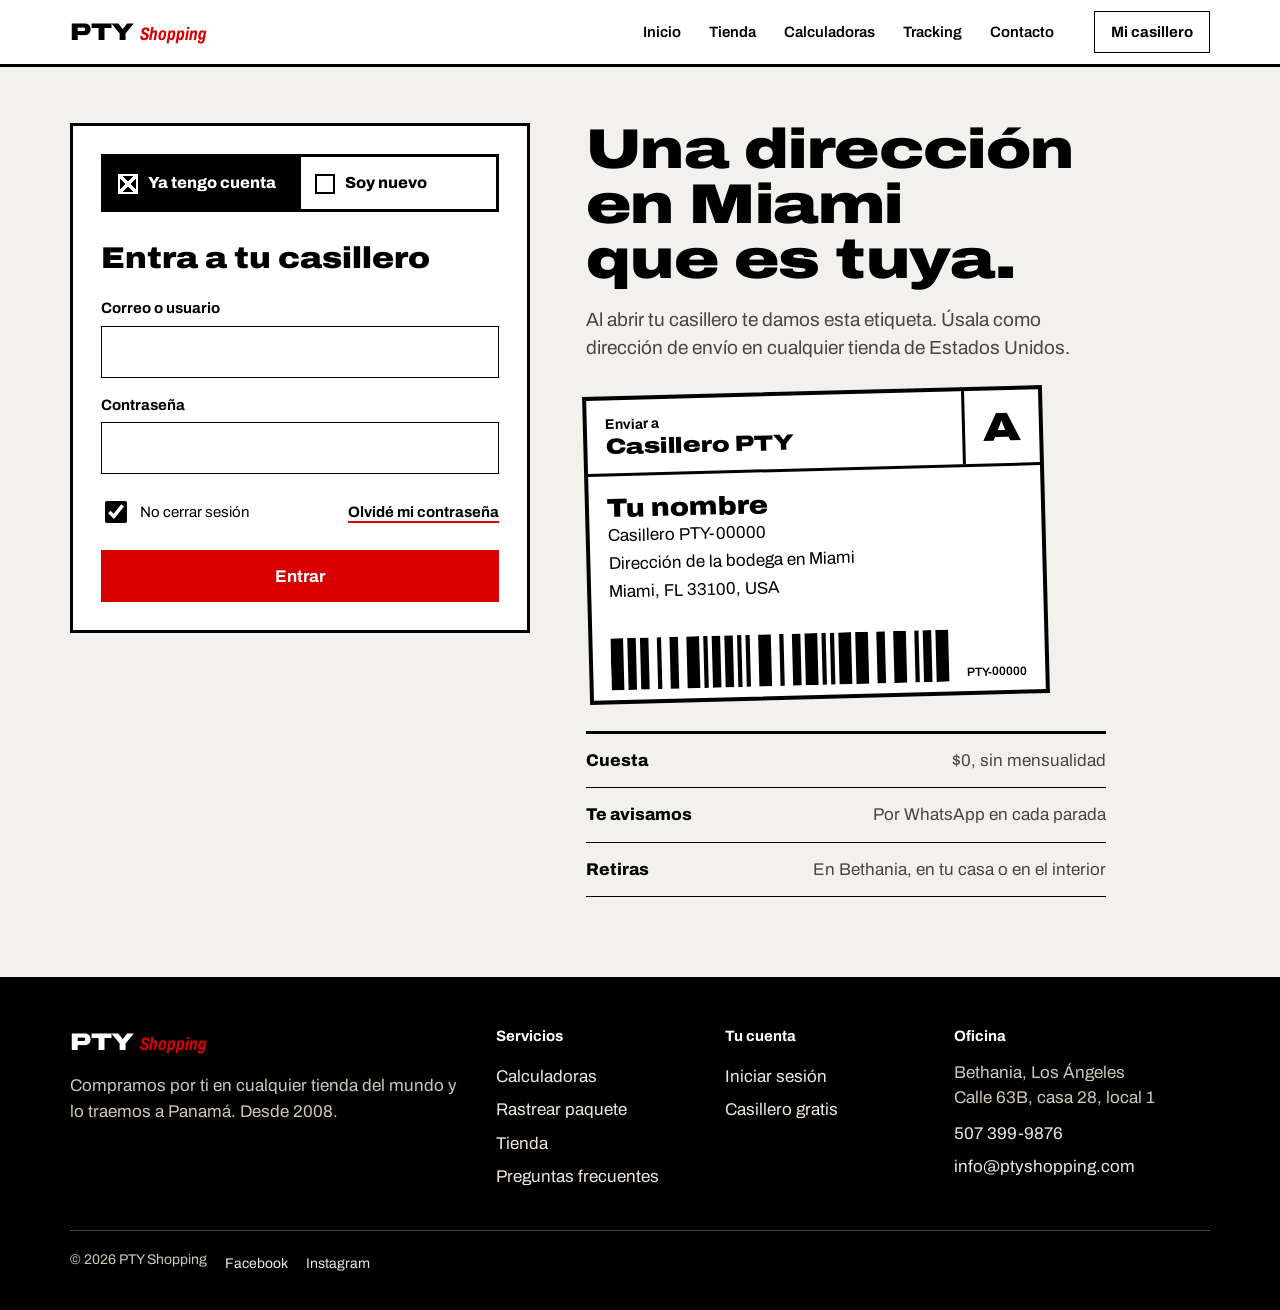
<file: rediseno-calculadora/cuenta.html>
<!doctype html>
<html lang="es"><head>
<meta charset="utf-8"><meta name="viewport" content="width=device-width, initial-scale=1">
<meta name="theme-color" content="#F3F1EE" media="(prefers-color-scheme: light)"><meta name="theme-color" content="#1F1A14" media="(prefers-color-scheme: dark)">
<title>Mi casillero · PTY Shopping</title>
<link rel="preconnect" href="https://fonts.googleapis.com"><link rel="preconnect" href="https://fonts.gstatic.com" crossorigin>
<link href="https://fonts.googleapis.com/css2?family=Archivo:wdth,wght@62..125,400..900&display=swap" rel="stylesheet">
<link rel="stylesheet" href="styles.css">
<style>
.acc{display:grid;grid-template-columns:minmax(0,460px) minmax(0,1fr);gap:56px;align-items:start;padding-top:56px}
.acc form{display:flex;flex-direction:column;gap:16px}
.acc .boxes{margin-bottom:24px}
.acc h1{font-size:30px;font-stretch:112%;font-weight:900}
[hidden]{display:none!important}
.split-row{display:flex;justify-content:space-between;align-items:center;gap:12px;flex-wrap:wrap}
.pitch h2{font-size:56px}
.pitch>p{font-size:19px;color:var(--on-ground-2);max-width:28em;margin:18px 0 28px}
.pitch .label{max-width:460px;transform:rotate(-1.5deg)}
.pitch .label .body{padding:18px;font-size:17px;line-height:1.65}
.pitch .label .body b{display:block;font:900 26px var(--display);font-stretch:112%}
.facts{list-style:none;margin:32px 0 0;padding:0;border-top:var(--rule);max-width:520px}
.facts li{padding:14px 0;border-bottom:var(--hair);display:flex;justify-content:space-between;gap:16px}
.facts b{font-weight:800}
.facts span{color:var(--on-ground-2)}
@media (max-width:900px){.acc{grid-template-columns:minmax(0,1fr);padding-top:24px;gap:48px}.pitch h2{font-size:36px}.pitch .label{transform:none}}
</style></head>
<body data-page="cuenta">
<main id="main" class="wrap">
  <div class="acc">
    <section class="sheet sheet-pad">
      <div class="boxes compact" role="tablist" aria-label="Cuenta">
        <button role="tab" id="t-in" aria-selected="true"><b>Ya tengo cuenta</b></button>
        <button role="tab" id="t-up" aria-selected="false"><b>Soy nuevo</b></button>
      </div>
      <form id="f-in" onsubmit="return false">
        <h1>Entra a tu casillero</h1>
        <div class="field"><label for="u">Correo o usuario</label><div class="input"><input id="u" name="username" autocomplete="username" spellcheck="false" autocapitalize="none"></div></div>
        <div class="field"><label for="pw">Contraseña</label><div class="input"><input id="pw" name="password" type="password" autocomplete="current-password"></div></div>
        <div class="split-row"><label class="check"><input type="checkbox" checked> No cerrar sesión</label><a class="text-link" href="#" style="font-size:15px">Olvidé mi contraseña</a></div>
        <button class="btn block">Entrar</button>
      </form>
      <form id="f-up" onsubmit="return false" hidden>
        <h1>Abre tu casillero gratis</h1>
        <div class="row"><div class="field"><label for="n">Nombre</label><div class="input"><input id="n" name="given-name" autocomplete="given-name"></div></div>
          <div class="field"><label for="a">Apellido</label><div class="input"><input id="a" name="family-name" autocomplete="family-name"></div></div></div>
        <div class="field"><label for="e">Correo</label><div class="input"><input id="e" name="email" type="email" autocomplete="email" spellcheck="false"></div></div>
        <div class="field"><label for="t">WhatsApp <span class="hint">(te avisamos cuando llegue)</span></label><div class="input"><span>+507</span><input id="t" name="tel" type="tel" autocomplete="tel-national" placeholder="6000-0000"></div></div>
        <div class="field"><label for="p2">Contraseña <span class="hint">(8 caracteres o más)</span></label><div class="input"><input id="p2" name="new-password" type="password" autocomplete="new-password"></div></div>
        <button class="btn block">Abrir mi casillero</button>
      </form>
    </section>

    <section class="pitch" aria-labelledby="pt">
      <h2 id="pt" class="wide">Una dirección en Miami que es tuya.</h2>
      <p>Al abrir tu casillero te damos esta etiqueta. Úsala como dirección de envío en cualquier tienda de Estados Unidos.</p>
      <div class="label" aria-label="Ejemplo de dirección de casillero">
        <div class="label-top"><div class="svc">Enviar a<b>Casillero PTY</b></div><div class="code" aria-hidden="true">A</div></div>
        <div class="body"><b>Tu nombre</b>Casillero PTY-00000<br>Dirección de la bodega en Miami<br>Miami, FL 33100, USA</div>
        <div class="barcode"><div data-barcode="PTY00000" style="flex:1"></div><span>PTY-00000</span></div>
      </div>
      <ul class="facts">
        <li><b>Cuesta</b><span>$0, sin mensualidad</span></li>
        <li><b>Te avisamos</b><span>Por WhatsApp en cada parada</span></li>
        <li><b>Retiras</b><span>En Bethania, en tu casa o en el interior</span></li>
      </ul>
    </section>
  </div>
</main>
<script src="site.js"></script>
<script>
const set=up=>{document.getElementById('t-in').setAttribute('aria-selected',!up);document.getElementById('t-up').setAttribute('aria-selected',up);
  document.getElementById('f-in').hidden=up;document.getElementById('f-up').hidden=!up;};
document.getElementById('t-in').onclick=()=>set(false);document.getElementById('t-up').onclick=()=>set(true);
if(location.hash==='#registro')set(true);
</script>
</body></html>
</file>
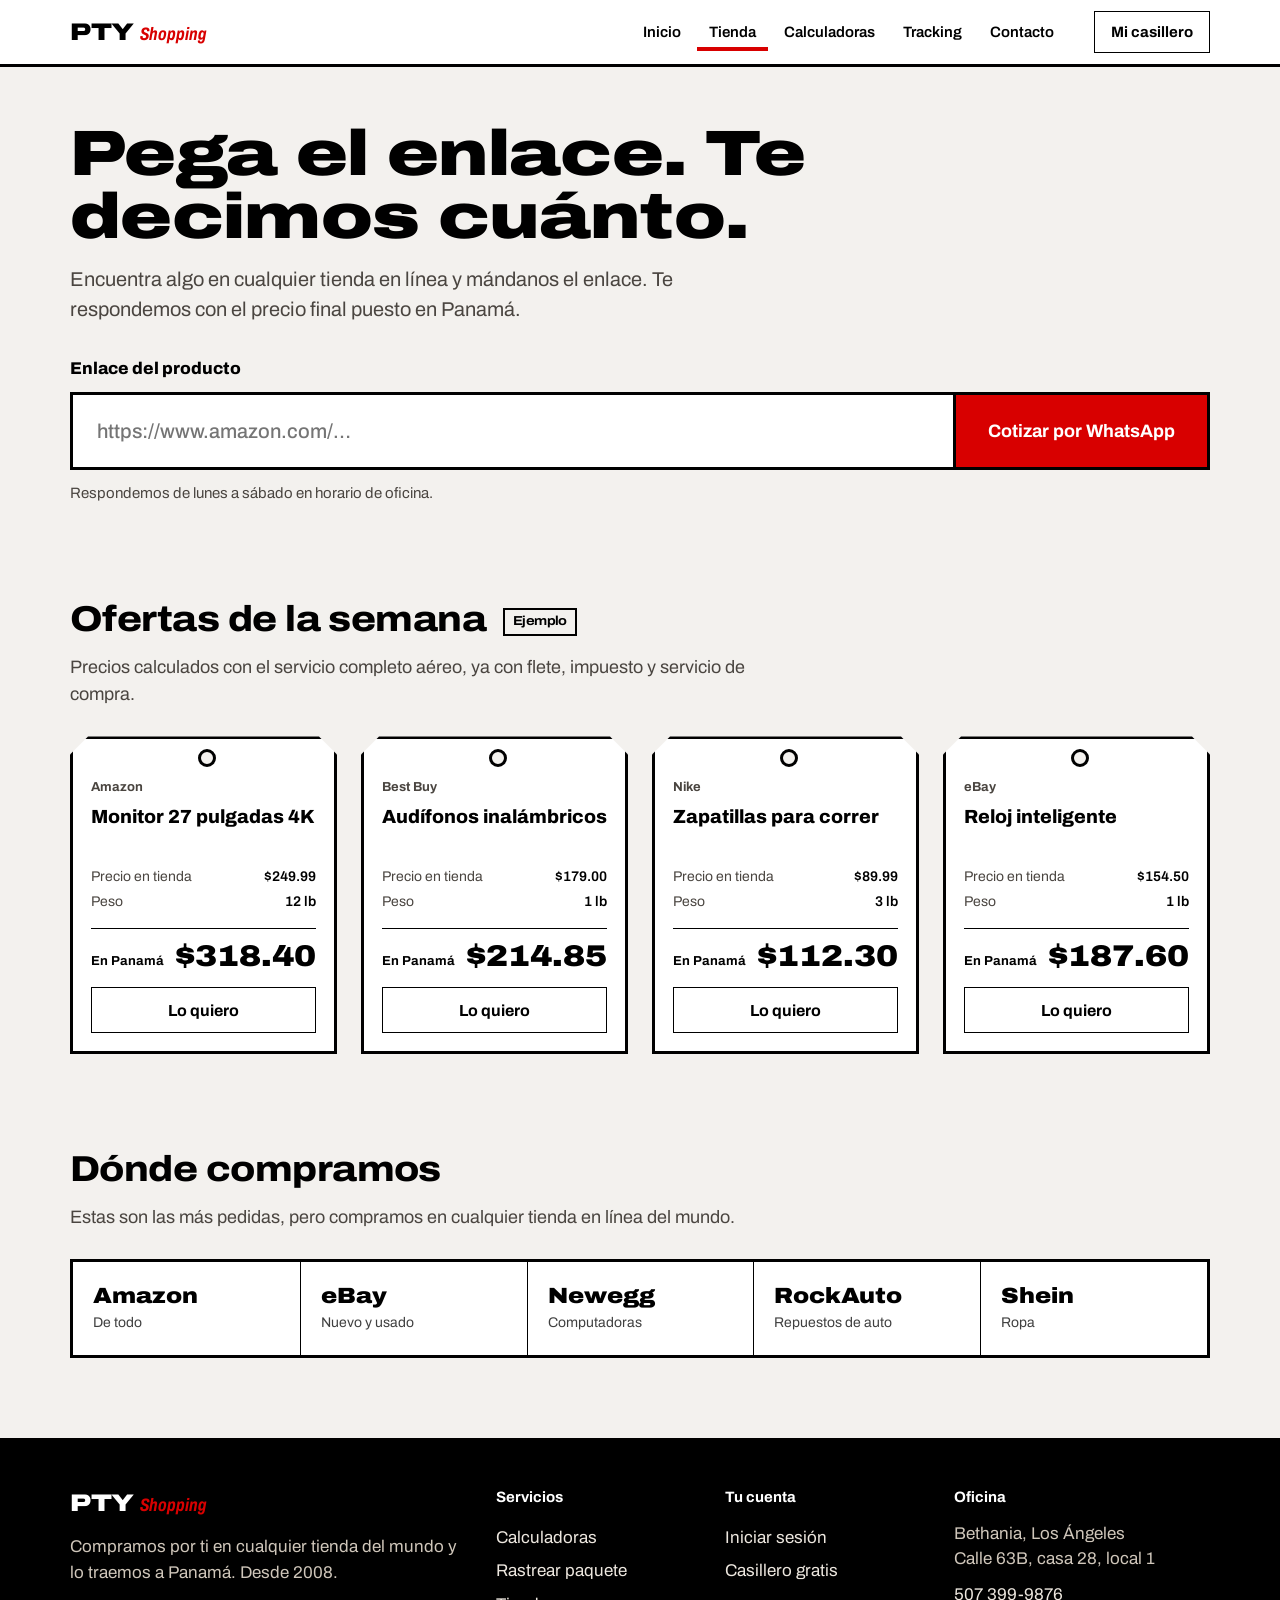
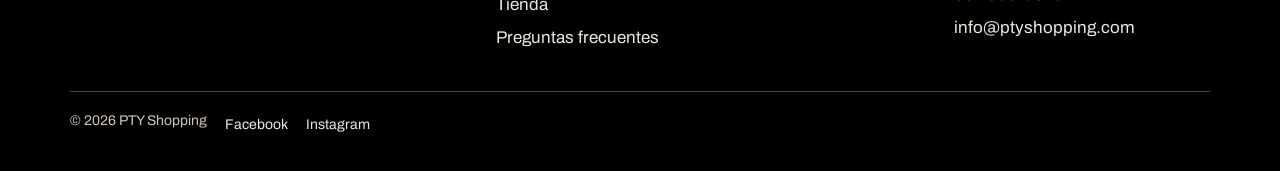
<file: rediseno-calculadora/tienda.html>
<!doctype html>
<html lang="es"><head>
<meta charset="utf-8"><meta name="viewport" content="width=device-width, initial-scale=1">
<meta name="theme-color" content="#F3F1EE" media="(prefers-color-scheme: light)"><meta name="theme-color" content="#1F1A14" media="(prefers-color-scheme: dark)">
<title>Tienda · PTY Shopping</title>
<link rel="preconnect" href="https://fonts.googleapis.com"><link rel="preconnect" href="https://fonts.gstatic.com" crossorigin>
<link href="https://fonts.googleapis.com/css2?family=Archivo:wdth,wght@62..125,400..900&display=swap" rel="stylesheet">
<link rel="stylesheet" href="styles.css">
<style>
.paste{display:grid;grid-template-columns:minmax(0,1fr) auto;gap:0;border:var(--rule);background:var(--paper)}
.paste .input{border:0;min-height:72px;padding:0 22px}
.paste .input input{font-size:20px}
.paste .btn{min-height:72px;border:0;border-left:var(--rule);padding:0 32px;font-size:18px}
.paste-wrap label{display:block;font-weight:800;margin-bottom:10px}
.paste-wrap p{color:var(--on-ground-2);margin:12px 0 0;font-size:15px}
/* Etiquetas colgantes de precio */
.tags{display:grid;grid-template-columns:repeat(4,minmax(0,1fr));gap:24px}
.tag{background:var(--paper);color:var(--ink);border:var(--rule);position:relative;padding:34px 18px 18px;
  clip-path:polygon(18px 0,calc(100% - 18px) 0,100% 18px,100% 100%,0 100%,0 18px)}
.tag::before{content:"";position:absolute;top:10px;left:50%;width:12px;height:12px;margin-left:-6px;border:3px solid var(--ink);border-radius:50%;background:var(--ground)}
.tag .from{font-size:13px;font-weight:700;color:var(--ink-2)}
.tag h3{font-size:19px;font-stretch:100%;font-weight:800;margin:4px 0 14px;min-height:2.6em}
.tag dl{margin:0 0 16px;display:grid;grid-template-columns:auto 1fr;gap:4px 10px;font-size:14px}
.tag dt{color:var(--ink-2)} .tag dd{margin:0;text-align:right;font-weight:600;font-variant-numeric:tabular-nums}
.tag .price{border-top:var(--hair);padding-top:12px;display:flex;justify-content:space-between;align-items:end}
.tag .price span{font-size:13px;font-weight:700}
.tag .price strong{font:900 30px/1 var(--display);font-stretch:112%;font-variant-numeric:tabular-nums}
.tag .btn{margin-top:16px;width:100%;min-height:46px;font-size:16px}
.stores{display:grid;grid-template-columns:repeat(5,minmax(0,1fr));border:var(--rule);background:var(--paper);color:var(--ink)}
.stores a{padding:22px 20px;text-decoration:none;border-left:var(--hair);display:flex;flex-direction:column;gap:4px}
.stores a:first-child{border-left:0}
.stores a:hover{background:var(--ink);color:var(--paper)}
.stores b{font:900 22px var(--display);font-stretch:112%}
.stores span{font-size:14px;opacity:.75}
.demo-note{display:inline-block;border:2px solid currentColor;font-size:13px;font-weight:700;padding:2px 8px;margin-left:8px;vertical-align:middle}
@media (max-width:900px){.paste{grid-template-columns:minmax(0,1fr)}.paste .btn{border-left:0;border-top:var(--rule)}.tags{grid-template-columns:minmax(0,1fr) minmax(0,1fr);gap:16px}.tag{padding:30px 14px 14px}.tag .price{flex-direction:column;align-items:flex-start;gap:4px}.tag .price strong{font-size:26px}
 .stores{grid-template-columns:1fr 1fr}.stores a{border-left:0;border-top:var(--hair)}.stores a:nth-child(even){border-left:var(--hair)}.stores a:nth-child(-n+2){border-top:0}
 .sec-title{font-size:28px;margin-top:64px}}
</style></head>
<body data-page="tienda">
<main id="main" class="wrap">
  <header class="page-head">
    <h1 class="wide">Pega el enlace. Te decimos cuánto.</h1>
    <p>Encuentra algo en cualquier tienda en línea y mándanos el enlace. Te respondemos con el precio final puesto en Panamá.</p>
  </header>

  <form class="paste-wrap" onsubmit="return false">
    <label for="url">Enlace del producto</label>
    <div class="paste">
      <div class="input"><input id="url" name="url" type="url" inputmode="url" autocomplete="off" spellcheck="false" placeholder="https://www.amazon.com/…"></div>
      <button class="btn">Cotizar por WhatsApp</button>
    </div>
    <p>Respondemos de lunes a sábado en horario de oficina.</p>
  </form>

  <h2 class="sec-title">Ofertas de la semana <span class="demo-note">Ejemplo</span></h2>
  <p class="sec-sub">Precios calculados con el servicio completo aéreo, ya con flete, impuesto y servicio de compra.</p>
  <div class="tags">
    <article class="tag"><span class="from">Amazon</span><h3>Monitor 27 pulgadas 4K</h3>
      <dl><dt>Precio en tienda</dt><dd>$249.99</dd><dt>Peso</dt><dd>12 lb</dd></dl>
      <div class="price"><span>En Panamá</span><strong>$318.40</strong></div><a class="btn line" href="#">Lo quiero</a></article>
    <article class="tag"><span class="from">Best Buy</span><h3>Audífonos inalámbricos</h3>
      <dl><dt>Precio en tienda</dt><dd>$179.00</dd><dt>Peso</dt><dd>1 lb</dd></dl>
      <div class="price"><span>En Panamá</span><strong>$214.85</strong></div><a class="btn line" href="#">Lo quiero</a></article>
    <article class="tag"><span class="from">Nike</span><h3>Zapatillas para correr</h3>
      <dl><dt>Precio en tienda</dt><dd>$89.99</dd><dt>Peso</dt><dd>3 lb</dd></dl>
      <div class="price"><span>En Panamá</span><strong>$112.30</strong></div><a class="btn line" href="#">Lo quiero</a></article>
    <article class="tag"><span class="from">eBay</span><h3>Reloj inteligente</h3>
      <dl><dt>Precio en tienda</dt><dd>$154.50</dd><dt>Peso</dt><dd>1 lb</dd></dl>
      <div class="price"><span>En Panamá</span><strong>$187.60</strong></div><a class="btn line" href="#">Lo quiero</a></article>
  </div>

  <h2 class="sec-title">Dónde compramos</h2>
  <p class="sec-sub">Estas son las más pedidas, pero compramos en cualquier tienda en línea del mundo.</p>
  <nav class="stores" aria-label="Tiendas">
    <a href="#"><b>Amazon</b><span>De todo</span></a>
    <a href="#"><b>eBay</b><span>Nuevo y usado</span></a>
    <a href="#"><b>Newegg</b><span>Computadoras</span></a>
    <a href="#"><b>RockAuto</b><span>Repuestos de auto</span></a>
    <a href="#"><b>Shein</b><span>Ropa</span></a>
  </nav>
</main>
<script src="site.js"></script>
</body></html>
</file>
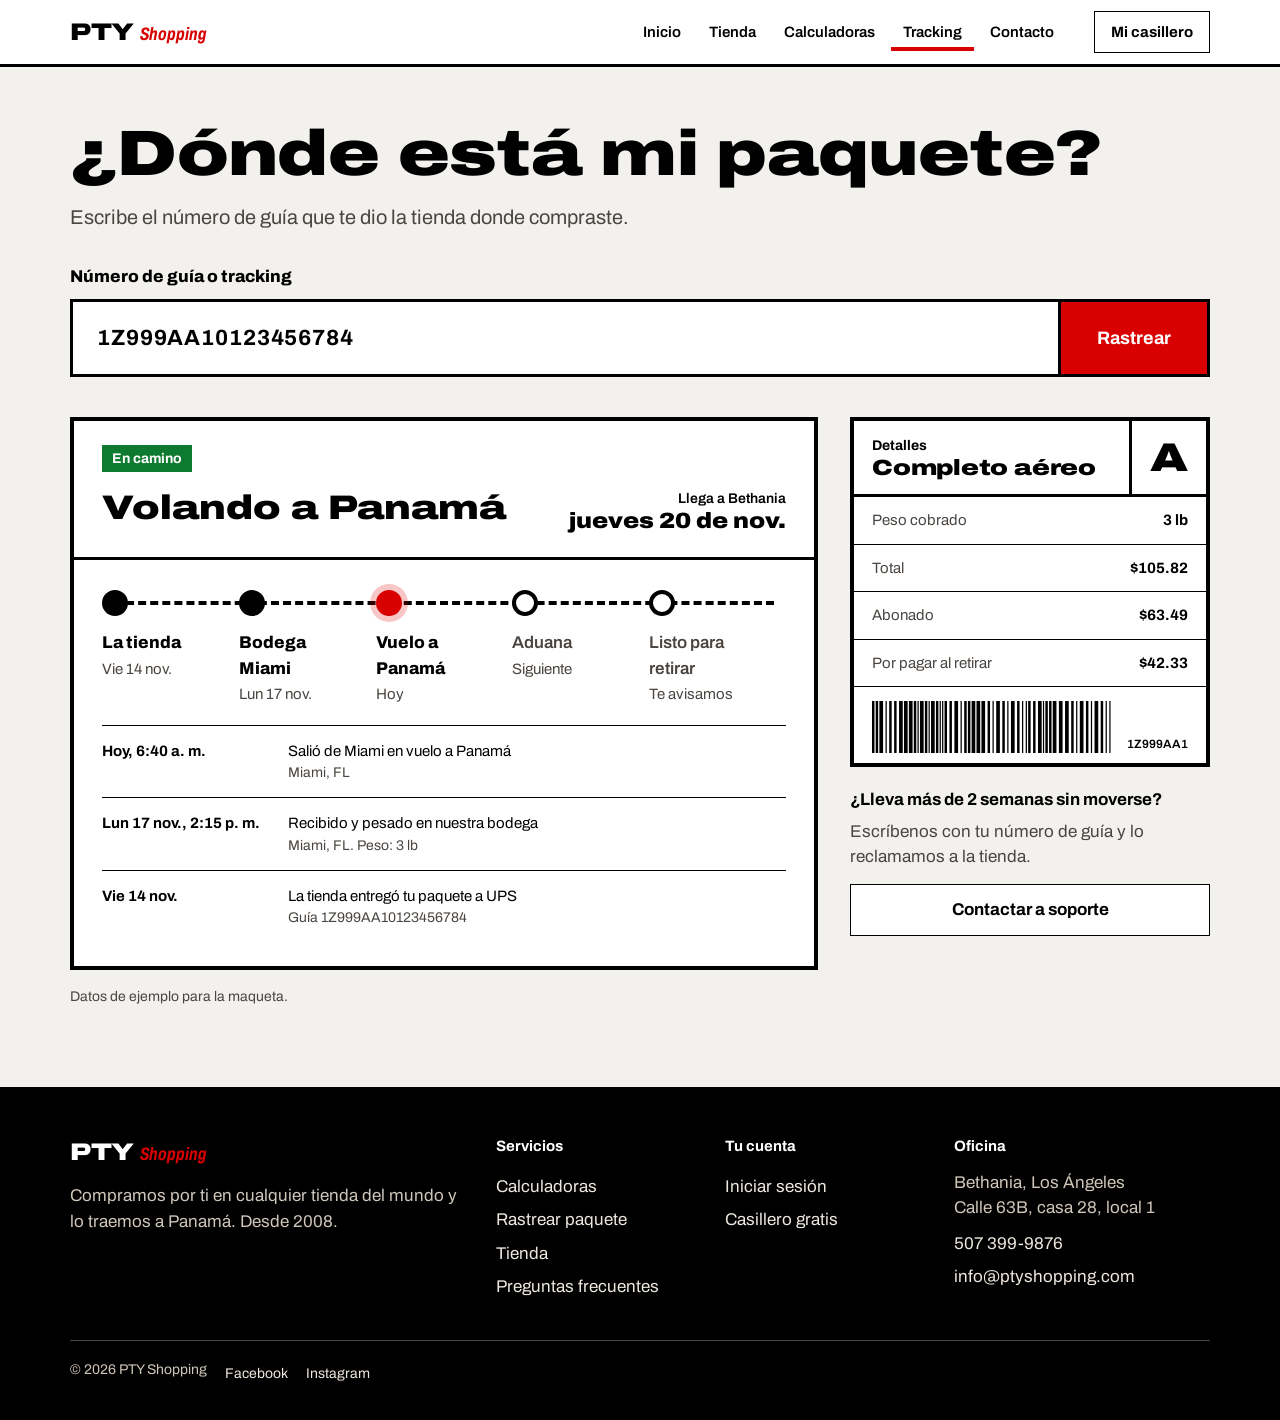
<file: rediseno-calculadora/tracking.html>
<!doctype html>
<html lang="es"><head>
<meta charset="utf-8"><meta name="viewport" content="width=device-width, initial-scale=1">
<meta name="theme-color" content="#F3F1EE" media="(prefers-color-scheme: light)"><meta name="theme-color" content="#1F1A14" media="(prefers-color-scheme: dark)">
<title>Rastrear paquete · PTY Shopping</title>
<link rel="preconnect" href="https://fonts.googleapis.com"><link rel="preconnect" href="https://fonts.gstatic.com" crossorigin>
<link href="https://fonts.googleapis.com/css2?family=Archivo:wdth,wght@62..125,400..900&display=swap" rel="stylesheet">
<link rel="stylesheet" href="styles.css">
<style>
.paste{display:grid;grid-template-columns:minmax(0,1fr) auto;border:var(--rule);background:var(--paper)}
.paste .input{border:0;min-height:72px;padding:0 22px}
.paste .input input{font-size:22px;font-weight:700;letter-spacing:.04em}
.paste .btn{min-height:72px;border:0;border-left:var(--rule);padding:0 36px;font-size:18px}
.lbl-big{display:block;font-weight:800;margin-bottom:10px}
.result{display:grid;grid-template-columns:minmax(0,1fr) 360px;gap:32px;margin-top:40px;align-items:start}
.status{display:flex;justify-content:space-between;gap:16px;flex-wrap:wrap;align-items:flex-end;padding:24px 28px;border-bottom:var(--rule)}
.status h2{font-size:34px;font-stretch:125%;font-weight:900}
.status .eta{text-align:right;font-size:14px;font-weight:600}
.status .eta b{display:block;font:900 22px var(--display);font-stretch:112%}
.state{display:inline-block;background:var(--ok);color:#fff;font-weight:700;font-size:14px;padding:3px 10px;margin-bottom:10px}
.map{padding:30px 28px 10px}
.map .stops li:nth-child(-n+3)::before{background:var(--ink)}
.map .stops li:nth-child(3)::before{background:var(--red);border-color:var(--red);box-shadow:0 0 0 6px color-mix(in srgb,var(--red) 22%,transparent)}
.map .stops li:last-child::before{background:var(--paper);border-color:var(--ink)}
.map .stops li:nth-child(n+4) b{color:var(--ink-2);font-weight:600}
.log{list-style:none;margin:0;padding:8px 28px 24px}
.log li{display:grid;grid-template-columns:170px 1fr;gap:16px;padding:14px 0;border-top:var(--hair);font-size:15px}
.log time{font-weight:700;font-variant-numeric:tabular-nums}
.log span{color:var(--ink-2);display:block;font-size:14px}
dl.det{margin:0;display:grid;grid-template-columns:auto 1fr}
dl.det dt,dl.det dd{padding:12px 18px;border-bottom:var(--hair);margin:0;font-size:15px}
dl.det dt{color:var(--ink-2)} dl.det dd{text-align:right;font-weight:700;font-variant-numeric:tabular-nums}
.help{margin-top:20px}
.help p{color:var(--on-ground-2);margin:6px 0 14px}
@media (max-width:900px){.paste{grid-template-columns:minmax(0,1fr)}.paste .btn{border-left:0;border-top:var(--rule)}
 .result{grid-template-columns:minmax(0,1fr)}.status h2{font-size:26px}.status .eta{text-align:left}.log li{grid-template-columns:minmax(0,1fr);gap:2px}.map .stops{gap:18px}}
</style></head>
<body data-page="tracking">
<main id="main" class="wrap">
  <header class="page-head">
    <h1 class="wide">¿Dónde está mi paquete?</h1>
    <p>Escribe el número de guía que te dio la tienda donde compraste.</p>
  </header>

  <form onsubmit="return false">
    <label class="lbl-big" for="trk">Número de guía o tracking</label>
    <div class="paste">
      <div class="input"><input id="trk" name="tracking" value="1Z999AA10123456784" autocomplete="off" autocapitalize="characters" spellcheck="false"></div>
      <button class="btn">Rastrear</button>
    </div>
  </form>

  <div class="result" aria-live="polite">
    <section class="label" aria-labelledby="st">
      <div class="status">
        <div><span class="state">En camino</span><h2 id="st">Volando a Panamá</h2></div>
        <div class="eta">Llega a Bethania<b>jueves 20 de nov.</b></div>
      </div>
      <div class="map">
        <ol class="stops">
          <li><b>La tienda</b><span>Vie 14 nov.</span></li>
          <li><b>Bodega Miami</b><span>Lun 17 nov.</span></li>
          <li><b>Vuelo a Panamá</b><span>Hoy</span></li>
          <li><b>Aduana</b><span>Siguiente</span></li>
          <li><b>Listo para retirar</b><span>Te avisamos</span></li>
        </ol>
      </div>
      <ol class="log" reversed>
        <li><time>Hoy, 6:40 a. m.</time><div>Salió de Miami en vuelo a Panamá<span>Miami, FL</span></div></li>
        <li><time>Lun 17 nov., 2:15 p. m.</time><div>Recibido y pesado en nuestra bodega<span>Miami, FL. Peso: 3 lb</span></div></li>
        <li><time>Vie 14 nov.</time><div>La tienda entregó tu paquete a UPS<span>Guía 1Z999AA10123456784</span></div></li>
      </ol>
    </section>

    <aside>
      <section class="label" aria-labelledby="dt">
        <div class="label-top"><div class="svc" id="dt">Detalles<b>Completo aéreo</b></div><div class="code" aria-hidden="true">A</div></div>
        <dl class="det"><dt>Peso cobrado</dt><dd>3 lb</dd><dt>Total</dt><dd>$105.82</dd><dt>Abonado</dt><dd>$63.49</dd><dt>Por pagar al retirar</dt><dd>$42.33</dd></dl>
        <div class="barcode"><div data-barcode="1Z999AA10123456784" style="flex:1"></div><span>1Z999AA1</span></div>
      </section>
      <div class="help">
        <b>¿Lleva más de 2 semanas sin moverse?</b>
        <p>Escríbenos con tu número de guía y lo reclamamos a la tienda.</p>
        <a class="btn line block" href="contacto.html">Contactar a soporte</a>
      </div>
    </aside>
  </div>
  <p class="on-ground-2" style="font-size:14px;margin-top:16px">Datos de ejemplo para la maqueta.</p>
</main>
<script src="site.js"></script>
</body></html>
</file>
<file: rediseno-calculadora/bento.css>
/* PTY Shopping · Inicio — Bento + Flat, tipografía Swiss (Inter)
   Un solo acento (rojo de marca), tarjetas de 22 px, cuadrícula de 12 columnas, espacios en múltiplos de 8. */
:root{
  --bg:#F5F5F7; --card:#FFFFFF; --line:#E4E4E8; --line-2:#C7C7CC;
  --ink:#1D1D1F; --ink-2:#5E5E63;
  --accent:#D70015; --accent-ink:#FFFFFF; --accent-soft:#FDEBED; --accent-soft-ink:#8A0010;
  --dark:#1D1D1F; --dark-ink:#F5F5F7; --dark-ink-2:#B5B5BA; --dark-line:rgba(255,255,255,.16);
  --field:#F2F2F5; --focus:#0A66D9; --ok:#16794A;
  --r:22px; --gap:16px;
  --font:"Inter","SF Pro Text",-apple-system,BlinkMacSystemFont,"Segoe UI",Roboto,Arial,sans-serif;
  color-scheme:light;
}
@media (prefers-color-scheme:dark){:root{
  --bg:#000; --card:#1C1C1E; --line:#2C2C2E; --line-2:#48484A;
  --ink:#F5F5F7; --ink-2:#A1A1A6;
  --accent:#FF453A; --accent-ink:#000; --accent-soft:#3A1B1D; --accent-soft-ink:#FFB4AE;
  --dark:#2C2C2E; --field:#2C2C2E; --focus:#4C9BFF; --ok:#32D74B; color-scheme:dark;
}}
*{box-sizing:border-box}
html,body{margin:0}
body{background:var(--bg);color:var(--ink);font:400 16px/1.5 var(--font);-webkit-font-smoothing:antialiased;touch-action:manipulation}
a{color:inherit}
h1,h2,h3,p{margin:0}
[hidden]{display:none!important}
:focus-visible{outline:3px solid var(--focus);outline-offset:3px}
.skip{position:absolute;left:-999px;top:8px;background:var(--card);padding:8px 12px;border-radius:8px;z-index:99}
.skip:focus{left:8px}
.ic{width:24px;height:24px;fill:none;stroke:currentColor;stroke-width:2;stroke-linecap:round;stroke-linejoin:round;flex:none}
.num{font-variant-numeric:tabular-nums}

/* Encabezado */
.nav{background:color-mix(in srgb,var(--bg) 88%,transparent);backdrop-filter:saturate(180%) blur(16px);-webkit-backdrop-filter:saturate(180%) blur(16px);position:sticky;top:0;z-index:30}
.nav-in{max-width:1200px;margin:0 auto;padding:12px 20px;display:flex;align-items:center;gap:16px;position:relative}
.brand{font-weight:800;font-size:20px;letter-spacing:-.03em;text-decoration:none;margin-right:auto}
.brand b{color:var(--accent);font-weight:800}
.links{display:flex;gap:4px}
.links a{text-decoration:none;font-weight:500;font-size:15px;padding:10px 14px;border-radius:12px;color:var(--ink-2);transition:background-color .2s,color .2s}
.links a:hover{background:var(--card);color:var(--ink)}
.links a[aria-current]{background:var(--card);color:var(--ink);font-weight:600;border:1px solid var(--line)}
.menu-btn{display:none;width:44px;height:44px;border-radius:12px;border:1px solid var(--line-2);background:var(--card);color:var(--ink);place-items:center;cursor:pointer}

/* Botones */
.btn{display:inline-flex;align-items:center;justify-content:center;gap:8px;min-height:48px;padding:0 22px;border-radius:12px;border:1px solid var(--accent);
  background:var(--accent);color:var(--accent-ink);font:600 16px var(--font);text-decoration:none;cursor:pointer;transition:background-color .2s}
.btn:hover{background:color-mix(in srgb,var(--accent) 88%,#000)}
.btn.line{background:transparent;color:inherit;border-color:var(--line-2)}
.btn.line:hover{background:var(--field)}
.btn.block{display:flex;width:100%}
.btn.sm{min-height:44px;padding:0 16px;font-size:15px}
.btn .ic{width:18px;height:18px}

/* Cuadrícula bento */
.wrap{max-width:1200px;margin:0 auto;padding:0 20px}
.bento{display:grid;grid-template-columns:repeat(12,minmax(0,1fr));gap:var(--gap);margin-bottom:var(--gap)}
.bento:first-of-type{margin-top:16px}
.c-3{grid-column:span 3}.c-4{grid-column:span 4}.c-5{grid-column:span 5}.c-6{grid-column:span 6}.c-7{grid-column:span 7}.c-12{grid-column:1/-1}
.r-2{grid-row:span 2}

/* Tarjetas */
.card{background:var(--card);border:1px solid var(--line);border-radius:var(--r);padding:28px;display:flex;flex-direction:column;gap:12px;min-width:0;color:var(--ink);text-decoration:none;transition:transform .2s,border-color .2s}
a.card:hover{transform:translateY(-3px);border-color:var(--line-2)}
.card.dark{background:var(--dark);color:var(--dark-ink);border-color:transparent}
.card.dark .muted{color:var(--dark-ink-2)}
.card.soft{background:var(--accent-soft);border-color:transparent}
.card.soft .muted{color:var(--accent-soft-ink)}
.card.accent{background:var(--accent);color:var(--accent-ink);border-color:transparent}
.card.accent .muted{color:var(--accent-ink);opacity:.9}
.card h2{font-size:24px;line-height:1.2;letter-spacing:-.02em;font-weight:700}
.card h3{font-size:20px;line-height:1.25;letter-spacing:-.015em;font-weight:700}
.muted{color:var(--ink-2)}
.ico{width:48px;height:48px;border-radius:14px;background:var(--accent-soft);color:var(--accent);display:grid;place-items:center;flex:none}
.card.dark .ico{background:rgba(255,255,255,.12);color:#fff}
.card.accent .ico{background:rgba(255,255,255,.2);color:#fff}
.card.soft .ico{background:var(--card)}
.more{display:inline-flex;align-items:center;gap:6px;font-weight:600;font-size:15px;margin-top:auto;padding-top:8px}
.more .ic{width:18px;height:18px;transition:transform .2s}
a.card:hover .more .ic{transform:translateX(3px)}
.price{font-size:32px;font-weight:800;letter-spacing:-.03em;line-height:1.1;font-variant-numeric:tabular-nums}
.price small{display:block;font-size:14px;font-weight:500;letter-spacing:0;margin-top:4px;opacity:.8}
.checks{list-style:none;margin:0;padding:0;display:grid;gap:8px}
.checks li{display:flex;gap:10px;align-items:flex-start;font-size:15px}
.checks .ic{width:20px;height:20px;color:var(--ok);margin-top:2px}
.hero-card{padding:40px;justify-content:space-between;gap:32px}
.hero-card h1{font-size:56px;line-height:1.04;letter-spacing:-.035em;font-weight:800;text-wrap:balance}
.hero-card .lede{font-size:19px;color:var(--ink-2);max-width:30em;margin-top:16px}
.actions{display:flex;gap:12px;flex-wrap:wrap}
.store{justify-content:space-between;min-height:152px}
.store h3{margin-top:auto}

/* Formulario del estimador y rastreo */
.field{display:flex;flex-direction:column;gap:8px;min-width:0}
.field label{font-weight:600;font-size:14px}
.input{display:flex;align-items:center;min-height:48px;background:var(--field);border:1px solid transparent;border-radius:12px;padding:0 14px}
.input:focus-within{border-color:var(--focus);outline:2px solid var(--focus);background:var(--card)}
.input span{color:var(--ink-2);margin-right:6px}
.input .suf{margin:0 0 0 6px}
.input input{flex:1;min-width:0;border:0;background:transparent;color:var(--ink);font:500 16px var(--font);outline:none;font-variant-numeric:tabular-nums}
.row{display:grid;grid-template-columns:repeat(2,minmax(0,1fr));gap:var(--gap)}
.est-total{display:flex;justify-content:space-between;align-items:flex-end;gap:12px;padding-top:16px;border-top:1px solid var(--line)}
.est-total span{font-weight:600;color:var(--ink-2);font-size:14px}
.est-total strong{font-size:44px;line-height:1;letter-spacing:-.04em;font-weight:800;font-variant-numeric:tabular-nums}

/* Pasos */
.steps{list-style:none;margin:0;padding:0;counter-reset:s}
.steps li{counter-increment:s;display:grid;grid-template-columns:40px 1fr;gap:2px 16px;padding:14px 0;border-top:1px solid var(--line)}
.steps li:first-child{border-top:0;padding-top:0}
.steps li::before{content:counter(s);grid-row:1/3;width:40px;height:40px;border-radius:12px;background:var(--field);display:grid;place-items:center;font-weight:700}
.steps b{font-weight:600}
.steps span{color:var(--ink-2);font-size:15px}

/* Casillero */
.addr{background:var(--card);color:var(--ink);border-radius:16px;padding:20px;font-size:16px;line-height:1.6}
.addr small{display:block;font-size:13px;font-weight:600;color:var(--ink-2);margin-bottom:4px}
.addr b{font-size:20px;letter-spacing:-.01em}

/* Casillero */
.casillero{display:grid;grid-template-columns:minmax(0,1.2fr) minmax(0,1fr);gap:40px;align-items:center;padding:40px}
.casillero h2{font-size:40px;line-height:1.08;letter-spacing:-.03em;font-weight:800}
.casillero p{font-size:18px;max-width:28em}

/* Pie */
footer{margin:32px 0 24px}
.foot{background:var(--dark);color:var(--dark-ink);border-radius:var(--r);padding:40px;display:grid;grid-template-columns:2fr 1fr 1fr 1.3fr;gap:32px}
.foot .brand{color:#fff}
.foot h4{margin:0 0 12px;font-size:14px;font-weight:600;color:#fff}
.foot a{display:block;text-decoration:none;padding:4px 0;color:var(--dark-ink-2);font-size:15px}
.foot a:hover{color:#fff}
.foot p{color:var(--dark-ink-2);font-size:15px}
.legal{grid-column:1/-1;border-top:1px solid var(--dark-line);padding-top:20px;font-size:14px;color:var(--dark-ink-2);display:flex;gap:20px;flex-wrap:wrap}
.legal a{display:inline;padding:0}

/* Tablet: 2 columnas */
@media (max-width:1024px){
  .bento{grid-template-columns:repeat(2,minmax(0,1fr))}
  .c-3,.c-4{grid-column:span 1}
  .c-5,.c-6,.c-7,.c-12{grid-column:1/-1}
  .r-2{grid-row:auto}
  .bento>.c-4:last-child:nth-child(odd){grid-column:1/-1}
  .links{display:none;position:absolute;top:100%;left:20px;right:20px;flex-direction:column;background:var(--card);border:1px solid var(--line);border-radius:16px;padding:8px}
  .links.open{display:flex}
  .menu-btn{display:grid}
  .foot{grid-template-columns:1fr 1fr}
  .hero-card h1{font-size:44px}
  .casillero{grid-template-columns:minmax(0,1fr);padding:32px;gap:24px}.casillero h2{font-size:32px}
}
/* Celular: 1 columna */
@media (max-width:640px){
  .bento{grid-template-columns:minmax(0,1fr)}
  .c-3,.c-4{grid-column:1/-1}
  .card{padding:24px}
  .hero-card{padding:28px}.hero-card h1{font-size:38px}.hero-card .lede{font-size:17px}
  .row{grid-template-columns:minmax(0,1fr)}
  .store{min-height:0;flex-direction:row;align-items:center;justify-content:flex-start;gap:16px}
  .store h3{margin:0}
  .foot{grid-template-columns:1fr;padding:28px}
}
@media (prefers-reduced-motion:reduce){*{transition:none!important}}
.card>.btn.block:last-child{margin-top:auto}
</file>
<file: rediseno-calculadora/styles.css>
/* PTY Shopping — sistema "etiqueta de envío"
   Tinta negra pura, blanco de etiqueta, cartón kraft y el rojo de la marca solo para acciones y sellos. */
:root{
  --paper:#FFFFFF;      /* etiqueta térmica */
  --ground:#F3F1EE;     /* bodega: fondo neutro, ligeramente cálido */
  --ink:#000000;        /* tinta de impresora */
  --ink-2:#4A4540;      /* texto secundario, 9.2:1 sobre blanco */
  --kraft:#C8965A;      /* cartón */
  --kraft-deep:#8C5E2A; /* cartón oscuro para texto sobre kraft claro */
  --red:#D80000;        /* rojo PTY: acciones y sellos */
  --red-ink:#FFFFFF;
  --ok:#0E7A2F;
  --focus:#0055FF;
  --rule:3px solid var(--ink);
  --hair:1.5px solid var(--ink);
  --display:"Archivo",system-ui,sans-serif;
  --body:"Archivo",system-ui,sans-serif;
  --on-ground:#000000; --on-ground-2:#4A4540;
  color-scheme:light;
}
/* Modo oscuro: la bodega se apaga (cartón oscuro); etiquetas y hojas siguen siendo papel. */
@media (prefers-color-scheme:dark){:root{
  --ground:#1F1A14; --on-ground:#F3EDE4; --on-ground-2:#CDBFAE; color-scheme:dark;
}}
*{box-sizing:border-box}
html,body{margin:0}
body{background:var(--ground);color:var(--on-ground);font:400 17px/1.5 var(--body);font-stretch:100%;-webkit-font-smoothing:antialiased;touch-action:manipulation}
a{color:inherit}
img,svg{display:block}
:focus-visible{outline:3px solid var(--focus);outline-offset:3px}
.skip{position:absolute;left:-999px;top:8px;background:var(--paper);padding:8px 12px;border:var(--hair);z-index:99}
.skip:focus{left:8px}
h1,h2,h3{font-family:var(--display);text-wrap:balance;margin:0}
.wide{font-stretch:125%;font-weight:900;letter-spacing:-.01em;line-height:.98}

/* Header: una tira de cinta de embalaje */
.nav{background:var(--paper);border-bottom:var(--rule);position:sticky;top:0;z-index:10}
.nav-in{max-width:1180px;margin:0 auto;padding:0 20px;height:64px;display:flex;align-items:center;gap:28px}
.brand{text-decoration:none;display:flex;align-items:baseline;gap:6px;margin-right:auto;color:var(--ink)}
.brand .pty{font:900 24px var(--display);font-stretch:125%;letter-spacing:-.02em}
.brand .shop{font:700 18px var(--display);font-stretch:75%;color:var(--red);font-style:italic}
.links{display:flex;gap:4px}
.links a{text-decoration:none;font-weight:600;font-size:15px;padding:8px 12px;color:var(--ink)}
.links a:hover{background:var(--ground)}
.links a[aria-current]{box-shadow:inset 0 -4px 0 var(--red)}
.acct{text-decoration:none;font-weight:700;font-size:15px;padding:9px 16px;border:var(--hair);color:var(--ink);background:var(--paper)}
.acct:hover{background:var(--ink);color:var(--paper)}
.menu-btn{display:none;width:44px;height:44px;border:var(--hair);background:var(--paper);font-size:20px;color:var(--ink)}

.wrap{max-width:1180px;margin:0 auto;padding:0 20px}
.page-head{padding:56px 0 32px}
.page-head h1{font-size:64px}
.page-head p{font-size:20px;max-width:34em;margin:16px 0 0;color:var(--on-ground-2)}
.on-ground-2{color:var(--on-ground-2)}
.sec-title{font-size:36px;font-stretch:112%;font-weight:800;letter-spacing:-.015em;margin:88px 0 8px}
.sec-sub{color:var(--on-ground-2);margin:0 0 28px;font-size:18px;max-width:40em}

/* Botones: bloques planos, sin sombras */
.btn{display:inline-flex;align-items:center;justify-content:center;gap:10px;min-height:52px;padding:0 24px;border:var(--hair);
  background:var(--red);color:var(--red-ink);border-color:var(--red);font:700 17px var(--body);text-decoration:none;cursor:pointer;
  transition:background-color .15s,color .15s,transform .1s}
.btn:hover{background:#B00000}
.btn:active{transform:translateY(1px)}
.btn.block{display:flex;width:100%}
.btn.line{background:var(--paper);color:var(--ink);border-color:var(--ink)}
.btn.line:hover{background:var(--ink);color:var(--paper)}
.btn svg{width:20px;height:20px}
.text-link{font-weight:700;color:var(--ink);text-decoration:underline;text-decoration-thickness:2px;text-underline-offset:4px;text-decoration-color:var(--red)}
.text-link:hover{text-decoration-thickness:4px}

/* Panel: una hoja impresa (no tarjeta flotante) */
.sheet{background:var(--paper);border:var(--rule);color:var(--ink)}
.sheet-pad{padding:28px}
.sheet h2{font-size:24px;font-stretch:112%;font-weight:800;letter-spacing:-.01em}
.sheet .sub{color:var(--ink-2);margin:6px 0 20px;font-size:16px}

/* Formularios */
.field{display:flex;flex-direction:column;gap:6px;min-width:0}
.field label,.field .lbl{font-weight:700;font-size:15px}
.hint{font-weight:400;color:var(--ink-2);font-size:14px}
.input{display:flex;align-items:center;min-height:52px;background:var(--paper);border:var(--hair);padding:0 14px}
.input:focus-within{outline:3px solid var(--focus);outline-offset:2px}
.input span{color:var(--ink-2);margin-right:6px;font-weight:600}
.input .suf{margin:0 0 0 6px}
.input input,.input select{flex:1;min-width:0;border:0;background:var(--paper);color:var(--ink);font:500 18px var(--body);outline:none;font-variant-numeric:tabular-nums}
textarea.input{padding:12px 14px;min-height:130px;font:500 17px var(--body);color:var(--ink);resize:vertical;width:100%}
textarea.input:focus{outline:3px solid var(--focus);outline-offset:2px}
.row{display:grid;grid-template-columns:repeat(2,minmax(0,1fr));gap:16px}
.row-3{display:grid;grid-template-columns:repeat(3,minmax(0,1fr));gap:16px}
.check{display:flex;gap:10px;align-items:center;min-height:44px;font-size:15px;cursor:pointer}
.check input{width:22px;height:22px;accent-color:var(--ink)}

/* Casillas tipo guía aérea */
.boxes{display:grid;grid-auto-flow:column;grid-auto-columns:1fr;border:var(--rule);background:var(--paper)}
.boxes button{all:unset;box-sizing:border-box;cursor:pointer;display:grid;grid-template-columns:24px 1fr;gap:4px 10px;align-items:start;padding:14px 16px;border-left:var(--hair);color:var(--ink);min-height:64px}
.boxes button:first-child{border-left:0}
.boxes button::before{content:"";grid-row:1/3;width:20px;height:20px;border:2.5px solid var(--ink);margin-top:1px}
.boxes button[aria-selected="true"],.boxes button[aria-pressed="true"]{background:var(--ink);color:var(--paper)}
.boxes button[aria-selected="true"]::before,.boxes button[aria-pressed="true"]::before{border-color:var(--paper);background:
  linear-gradient(45deg,transparent 43%,var(--paper) 43% 57%,transparent 57%),linear-gradient(-45deg,transparent 43%,var(--paper) 43% 57%,transparent 57%)}
.boxes button:focus-visible{outline:3px solid var(--focus);outline-offset:-3px}
.boxes b{font-weight:800;font-size:16px;line-height:1.2}
.boxes small{font-size:13px;opacity:.75}
.boxes.compact button{grid-template-columns:20px 1fr;min-height:52px;padding:12px 14px;align-items:center}
.boxes.compact button::before{grid-row:auto;width:16px;height:16px}

/* LA ETIQUETA — elemento distintivo */
.label{background:var(--paper);color:var(--ink);border:4px solid var(--ink);position:relative}
.label-top{display:grid;grid-template-columns:1fr auto;border-bottom:var(--rule)}
.label-top .svc{padding:14px 18px;font-weight:700;font-size:14px}
.label-top .svc b{display:block;font:900 22px var(--display);font-stretch:125%;letter-spacing:-.01em}
.label-top .code{border-left:var(--rule);display:grid;place-items:center;padding:0 18px;font:900 40px var(--display);font-stretch:125%}
.route{display:grid;grid-template-columns:1fr auto 1fr;align-items:center;border-bottom:var(--rule);padding:14px 18px;gap:12px}
.route .from,.route .to{font-size:13px;font-weight:600}
.route .to{text-align:right}
.route b{display:block;font:900 34px/1 var(--display);font-stretch:125%}
.route svg{width:44px;height:44px}
.lines{list-style:none;margin:0;padding:0}
.lines li{display:flex;justify-content:space-between;gap:16px;padding:11px 18px;border-bottom:var(--hair);font-size:15px}
.lines li small{display:block;font-size:13px;color:var(--ink-2)}
.num{font-weight:700;font-variant-numeric:tabular-nums;white-space:nowrap}
.label-total{display:grid;grid-template-columns:1fr auto;align-items:end;padding:16px 18px 12px;gap:12px;border-bottom:var(--rule)}
.label-total span{font-weight:700;font-size:15px}
.label-total strong{font:900 52px/1 var(--display);font-stretch:112%;font-variant-numeric:tabular-nums;letter-spacing:-.02em}
.deposit{display:flex;justify-content:space-between;padding:12px 18px;background:var(--kraft);font-weight:700;border-bottom:var(--rule)}
.deposit b{font-variant-numeric:tabular-nums}
.barcode{display:flex;align-items:flex-end;gap:14px;padding:14px 18px 10px}
.barcode svg{height:52px;flex:1}
.barcode span{font-size:12px;font-weight:600;font-variant-numeric:tabular-nums;white-space:nowrap}
.label-actions{padding:0 18px 18px}
.label-actions .btn{width:100%}
.label-actions .alt{display:block;text-align:center;padding:14px 0 2px;font-weight:700;font-size:15px}
.label-note{font-size:13px;color:var(--ink-2);margin:12px 0 0}
.stamp{position:absolute;right:16px;top:118px;transform:rotate(-8deg);border:3px solid var(--red);color:var(--red);font:900 15px/1 var(--display);font-stretch:125%;padding:7px 10px;letter-spacing:.02em;background:color-mix(in srgb,var(--paper) 85%,transparent);pointer-events:none}

/* Kraft */
.kraft{background:var(--kraft);color:var(--ink)}
.kraft .muted{color:#3B2A16}

/* Ruta con paradas (proceso real, en orden) */
.stops{list-style:none;margin:0;padding:0;display:grid;grid-template-columns:repeat(5,minmax(0,1fr));position:relative}
.stops::before{content:"";position:absolute;left:12px;right:12px;top:11px;border-top:4px dashed var(--ink)}
.stops li{position:relative;padding-top:40px;padding-right:16px}
.stops li::before{content:"";position:absolute;top:0;left:0;width:18px;height:18px;border:4px solid var(--ink);background:var(--paper);border-radius:50%}
.stops li:last-child::before{background:var(--red);border-color:var(--red)}
.stops b{display:block;font-weight:800;font-size:17px}
.stops span{font-size:15px;color:var(--ink-2)}

footer{margin-top:80px;background:var(--ink);color:#EDE7DF;padding:48px 0 32px}
.foot{display:grid;grid-template-columns:2fr 1fr 1fr 1.3fr;gap:32px}
footer .brand{color:#fff}
footer h4{font-size:15px;margin:0 0 12px;color:#fff}
footer a{display:block;text-decoration:none;padding:4px 0;color:#EDE7DF}
footer a:hover{color:#fff;text-decoration:underline}
footer p{margin:0 0 6px;color:#CFC6BA}
.legal{margin-top:36px;padding-top:18px;border-top:1px solid #4A4540;font-size:14px;color:#CFC6BA;display:flex;gap:18px;flex-wrap:wrap}
.legal a{display:inline}

.bar{display:none}
@media (max-width:900px){
  .links,.acct{display:none}.menu-btn{display:block}
  .page-head{padding:28px 0 20px}.page-head h1{font-size:40px}.page-head p{font-size:17px}
  .row,.row-3{grid-template-columns:minmax(0,1fr)}
  .sheet-pad{padding:20px}
  .boxes{grid-auto-flow:row;grid-template-columns:1fr 1fr}
  .boxes button{border-left:0;border-top:var(--hair)}
  .boxes button:nth-child(even){border-left:var(--hair)}
  .boxes button:nth-child(-n+2){border-top:0}
  .boxes button:last-child:nth-child(odd){grid-column:1/-1}
  .boxes.compact{grid-template-columns:1fr 1fr}
  .stops{grid-template-columns:minmax(0,1fr);gap:22px}
  .stops::before{left:7px;right:auto;top:10px;bottom:10px;border-top:0;border-left:4px dashed var(--ink)}
  .stops li{padding:0 0 0 36px}
  .label-total strong{font-size:42px}
  .foot{grid-template-columns:1fr 1fr}
  .bar{display:flex;position:fixed;left:0;right:0;bottom:0;z-index:20;align-items:center;justify-content:space-between;gap:12px;
    padding:12px 16px calc(12px + env(safe-area-inset-bottom));background:var(--paper);border-top:var(--rule);color:var(--ink)}
  .bar small{display:block;font-size:13px;font-weight:600}
  .bar strong{font:900 26px var(--display);font-stretch:112%;font-variant-numeric:tabular-nums}
  .bar a{min-height:48px;display:flex;align-items:center;padding:0 18px;background:var(--red);color:#fff;font-weight:700;text-decoration:none}
  body.has-bar{padding-bottom:88px}
}
@media (prefers-reduced-motion:reduce){*{transition:none!important;animation:none!important}}
[data-barcode] svg{width:100%;height:52px}
</file>
